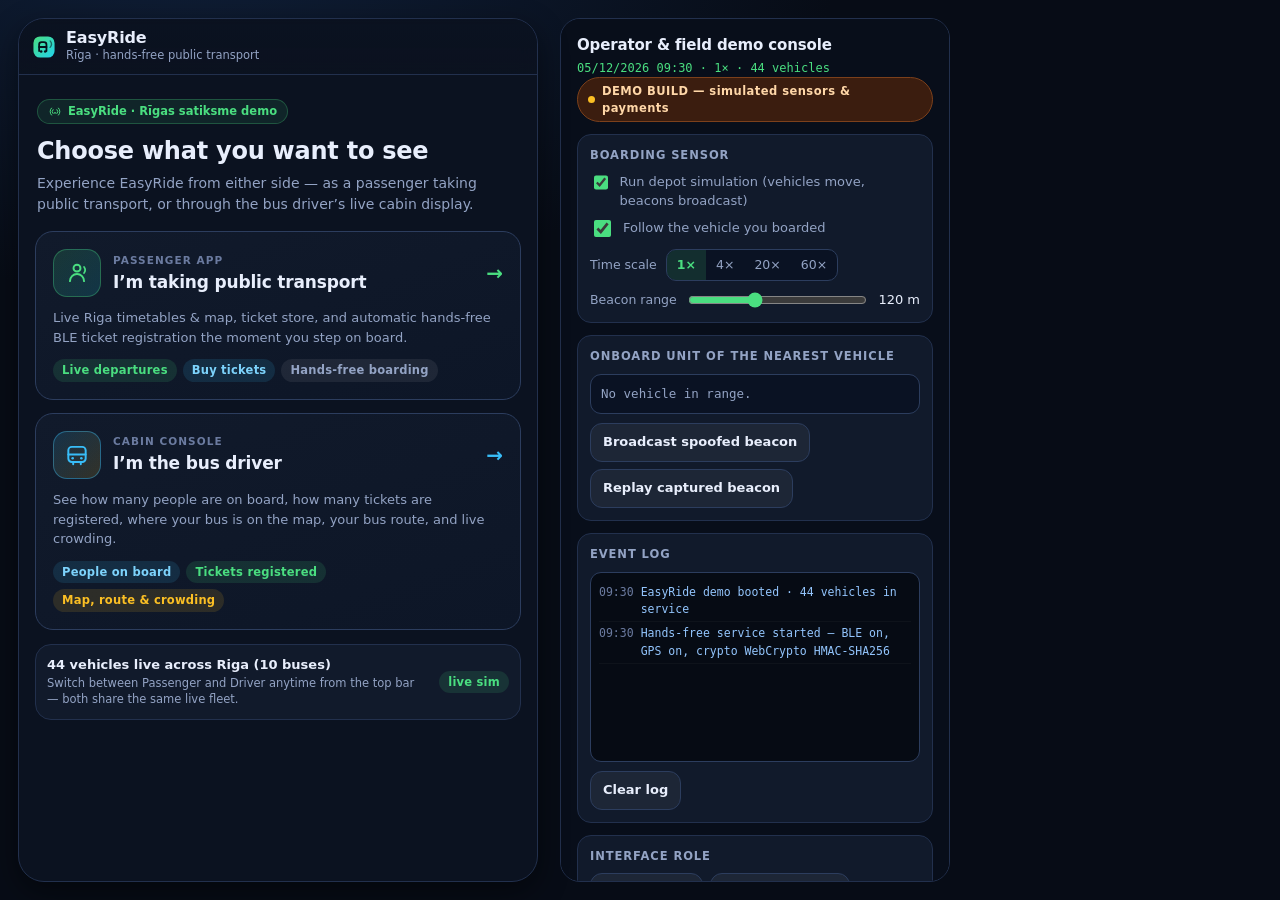
<file: easyride-github-pages/index.html>
<!DOCTYPE html>
<html lang="en">
<head>
<meta charset="utf-8" />
<meta name="viewport" content="width=device-width, initial-scale=1, viewport-fit=cover" />
<title>EasyRide — Riga public transport, hands-free</title>
<meta name="description" content="EasyRide — timetables, live map, hands-free ticket registration and bus driver cabin console for Riga public transport. Demo build." />
<meta name="theme-color" content="#0b1220" />
<meta name="referrer" content="no-referrer" />
<meta http-equiv="Content-Security-Policy" content="default-src 'self'; script-src 'self' 'unsafe-inline'; style-src 'self' 'unsafe-inline'; img-src 'self' data: blob:; media-src 'self' blob:; connect-src 'self'; worker-src 'self'; manifest-src 'self'; object-src 'none'; base-uri 'none'; form-action 'none';" />
<link rel="manifest" href="manifest.webmanifest" />
<link rel="icon" href="assets/icon.svg" type="image/svg+xml" />
<link rel="apple-touch-icon" href="assets/icon.svg" />
<link rel="stylesheet" href="css/app.css?v=4" />
</head>
<body>

<script>
  /* Build stamp. When it changes, any service worker from an older build is unregistered and
     its cache dropped before the new one is installed — otherwise a cache-first worker keeps
     serving stale JavaScript after a deploy and the UI looks frozen. */
  window.__PIETURA_BUILD__ = '2026-10-29.2';
</script>

<div id="demo-badge" class="demo-badge" title="This is a demonstration build. No real payments, no real operator data.">
  <span class="dot"></span> DEMO BUILD — simulated sensors &amp; payments
</div>

<div class="layout">

  <!-- ================= PHONE / APP COLUMN ================= -->
  <main class="app-frame" id="app-frame">
    <header class="app-header" id="app-header">
      <button class="hdr-btn" id="btn-back" aria-label="Back" hidden>
        <svg viewBox="0 0 24 24" width="22" height="22"><path d="M15 5l-7 7 7 7" fill="none" stroke="currentColor" stroke-width="2" stroke-linecap="round" stroke-linejoin="round"/></svg>
      </button>
      <div class="hdr-title">
        <div class="hdr-logo" id="hdr-logo">
          <svg viewBox="0 0 32 32" width="26" height="26" aria-hidden="true">
            <rect x="3" y="3" width="26" height="26" rx="8" fill="url(#g1)"/>
            <path d="M10 21V13a3 3 0 0 1 3-3h3a3 3 0 0 1 3 3v8" fill="none" stroke="#06131c" stroke-width="2.2" stroke-linecap="round"/>
            <path d="M10 16h9" stroke="#06131c" stroke-width="2.2" stroke-linecap="round"/>
            <circle cx="12.5" cy="21.5" r="1.6" fill="#06131c"/><circle cx="17.5" cy="21.5" r="1.6" fill="#06131c"/>
            <path d="M23.5 8.5a6 6 0 0 1 0 8" fill="none" stroke="#06131c" stroke-width="1.6" stroke-linecap="round" opacity=".55"/>
            <defs><linearGradient id="g1" x1="0" y1="0" x2="1" y2="1">
              <stop offset="0" stop-color="#4ade80"/><stop offset="1" stop-color="#22d3ee"/></linearGradient></defs>
          </svg>
        </div>
        <div>
          <h1 id="hdr-title">EasyRide</h1>
          <p class="hdr-sub" id="hdr-sub">Riga · Rīgas satiksme</p>
        </div>
      </div>
      <div class="hdr-actions">
        <button class="role-switch-btn" id="btn-role-switch" title="Switch between Passenger and Bus Driver interface" hidden>⇄ Driver</button>
        <button class="hdr-btn" id="btn-alerts" aria-label="Service alerts">
          <svg viewBox="0 0 24 24" width="22" height="22"><path d="M12 4a5 5 0 0 1 5 5v3.2l1.4 2.3a.8.8 0 0 1-.7 1.2H6.3a.8.8 0 0 1-.7-1.2L7 12.2V9a5 5 0 0 1 5-5Zm0 16a2.2 2.2 0 0 0 2.1-1.6H9.9A2.2 2.2 0 0 0 12 20Z" fill="currentColor"/></svg>
          <span class="hdr-dot" id="alerts-dot" hidden></span>
        </button>
        <button class="hdr-btn" id="btn-ticket-quick" aria-label="Active ticket">
          <svg viewBox="0 0 24 24" width="22" height="22"><path d="M4 8.5A2.5 2.5 0 0 1 6.5 6h11A2.5 2.5 0 0 1 20 8.5v1a2.5 2.5 0 0 0 0 5v1A2.5 2.5 0 0 1 17.5 18h-11A2.5 2.5 0 0 1 4 15.5v-1a2.5 2.5 0 0 0 0-5v-1Z" fill="none" stroke="currentColor" stroke-width="1.7"/><path d="M12 8v8" stroke="currentColor" stroke-width="1.7" stroke-dasharray="2 2"/></svg>
          <span class="hdr-dot ok" id="ticket-dot" hidden></span>
        </button>
      </div>
    </header>

    <div id="screen" class="screen" tabindex="-1"></div>

    <nav class="tabbar" id="tabbar">
      <a href="#/home" data-tab="home"><svg viewBox="0 0 24 24" width="22" height="22"><path d="M4 11 12 4.5 20 11v8.2a.8.8 0 0 1-.8.8h-4.4v-5.6H9.2V20H4.8a.8.8 0 0 1-.8-.8V11Z" fill="none" stroke="currentColor" stroke-width="1.7" stroke-linejoin="round"/></svg><span>Home</span></a>
      <a href="#/routes" data-tab="routes"><svg viewBox="0 0 24 24" width="22" height="22"><path d="M6 19V8.5A4.5 4.5 0 0 1 10.5 4h3A4.5 4.5 0 0 1 18 8.5V19" fill="none" stroke="currentColor" stroke-width="1.7"/><path d="M6 13.5h12" stroke="currentColor" stroke-width="1.7"/><circle cx="9" cy="17" r="1.4" fill="currentColor"/><circle cx="15" cy="17" r="1.4" fill="currentColor"/></svg><span>Routes</span></a>
      <a href="#/map" data-tab="map"><svg viewBox="0 0 24 24" width="22" height="22"><path d="M12 20s6-5.1 6-9.6A6 6 0 0 0 6 10.4C6 14.9 12 20 12 20Z" fill="none" stroke="currentColor" stroke-width="1.7"/><circle cx="12" cy="10.3" r="2.2" fill="none" stroke="currentColor" stroke-width="1.7"/></svg><span>Live map</span></a>
      <a href="#/tickets" data-tab="tickets"><svg viewBox="0 0 24 24" width="22" height="22"><path d="M4 8.5A2.5 2.5 0 0 1 6.5 6h11A2.5 2.5 0 0 1 20 8.5v1a2.5 2.5 0 0 0 0 5v1A2.5 2.5 0 0 1 17.5 18h-11A2.5 2.5 0 0 1 4 15.5v-1a2.5 2.5 0 0 0 0-5v-1Z" fill="none" stroke="currentColor" stroke-width="1.7"/><path d="M12 8v8" stroke="currentColor" stroke-width="1.7" stroke-dasharray="2 2"/></svg><span>Tickets</span></a>
      <a href="#/account" data-tab="account"><svg viewBox="0 0 24 24" width="22" height="22"><circle cx="12" cy="9" r="3.4" fill="none" stroke="currentColor" stroke-width="1.7"/><path d="M5.5 19.5a6.5 6.5 0 0 1 13 0" fill="none" stroke="currentColor" stroke-width="1.7" stroke-linecap="round"/></svg><span>Account</span></a>
    </nav>

    <nav class="tabbar driver-tabs" id="driver-tabbar" hidden>
      <a href="#/driver" data-tab="d-cockpit"><svg viewBox="0 0 24 24" width="22" height="22"><rect x="4" y="4.5" width="16" height="14" rx="3" fill="none" stroke="currentColor" stroke-width="1.7"/><path d="M4 11.5h16M8.5 18.5v2M15.5 18.5v2" stroke="currentColor" stroke-width="1.7" stroke-linecap="round"/><circle cx="8" cy="15" r="1.2" fill="currentColor"/><circle cx="16" cy="15" r="1.2" fill="currentColor"/></svg><span>Cockpit</span></a>
      <a href="#/driver-map" data-tab="d-map"><svg viewBox="0 0 24 24" width="22" height="22"><path d="M12 20s6-5.1 6-9.6A6 6 0 0 0 6 10.4C6 14.9 12 20 12 20Z" fill="none" stroke="currentColor" stroke-width="1.7"/><circle cx="12" cy="10.3" r="2.2" fill="none" stroke="currentColor" stroke-width="1.7"/></svg><span>Live map</span></a>
      <a href="#/driver-route" data-tab="d-route"><svg viewBox="0 0 24 24" width="22" height="22"><circle cx="7" cy="6" r="2.2" fill="none" stroke="currentColor" stroke-width="1.7"/><circle cx="17" cy="18" r="2.2" fill="none" stroke="currentColor" stroke-width="1.7"/><path d="M9.2 6H14a3 3 0 0 1 0 6h-4a3 3 0 0 0 0 6h4.8" fill="none" stroke="currentColor" stroke-width="1.7" stroke-linecap="round"/></svg><span>Our route</span></a>
      <a href="#/driver-tickets" data-tab="d-tickets"><svg viewBox="0 0 24 24" width="22" height="22"><circle cx="9" cy="8.5" r="2.8" fill="none" stroke="currentColor" stroke-width="1.7"/><path d="M3.8 18.5a5.3 5.3 0 0 1 10.4 0" fill="none" stroke="currentColor" stroke-width="1.7" stroke-linecap="round"/><path d="M16 7.5l2 2 3.5-3.5" fill="none" stroke="currentColor" stroke-width="1.7" stroke-linecap="round" stroke-linejoin="round"/></svg><span>Passengers</span></a>
    </nav>

    <div class="sheet-backdrop" id="sheet-backdrop" hidden></div>
    <div class="sheet" id="sheet" hidden role="dialog" aria-modal="true"></div>
  </main>

  <!-- ================= OPERATOR / DEMO CONSOLE ================= -->
  <aside class="console" id="console">
    <header class="console-head">
      <h2>Operator &amp; field demo console</h2>
      <p id="sim-clock">—</p>
    </header>

    <section class="c-block">
      <h3>Boarding sensor</h3>
      <label class="switch">
        <input type="checkbox" id="sim-run" checked />
        <span>Run depot simulation (vehicles move, beacons broadcast)</span>
      </label>
      <label class="switch">
        <input type="checkbox" id="sim-follow" checked />
        <span>Follow the vehicle you boarded</span>
      </label>
      <div class="c-row">
        <span class="c-label">Time scale</span>
        <div class="seg" id="timescale">
          <button data-scale="1" class="on">1×</button><button data-scale="4">4×</button><button data-scale="20">20×</button><button data-scale="60">60×</button>
        </div>
      </div>
      <div class="c-row">
        <span class="c-label">Beacon range</span>
        <input type="range" id="beacon-range" min="40" max="260" step="10" value="120" />
        <output id="beacon-range-out">120 m</output>
      </div>
    </section>

    <section class="c-block">
      <h3>Onboard unit of the nearest vehicle</h3>
      <div id="unit-card" class="unit-card">No vehicle in range.</div>
      <div class="c-btns">
        <button class="btn ghost" id="btn-spoof">Broadcast spoofed beacon</button>
        <button class="btn ghost" id="btn-replay">Replay captured beacon</button>
      </div>
    </section>

    <section class="c-block">
      <h3>Event log</h3>
      <div id="event-log" class="event-log"></div>
      <div class="c-btns"><button class="btn ghost" id="btn-clear-log">Clear log</button></div>
    </section>

    <section class="c-block">
      <h3>Interface role</h3>
      <div class="c-btns">
        <button class="btn ghost" id="c-role-start">Start picker</button>
        <button class="btn ghost" id="c-role-passenger">Passenger view</button>
        <button class="btn ghost" id="c-role-driver">Bus driver view</button>
      </div>
    </section>

    <section class="c-block">
      <h3>Demo shortcuts</h3>
      <div class="c-btns">
        <button class="btn ghost" id="btn-reset">Reset all app data</button>
        <button class="btn ghost" id="btn-crash">Clear wallet (test no-balance path)</button>
      </div>
    </section>

    <footer class="console-foot">
      Sample network data, simulated beacons, demo payments. Real deployment needs operator onboard units and an approved ticketing/PSP integration — see <code>docs/architecture.md</code>.
    </footer>
  </aside>
</div>

<!-- toast host -->
<div id="toasts" class="toasts" aria-live="polite"></div>

<script src="vendor/qrcode-generator.js"></script>
<script src="vendor/jsQR.js"></script>
<!-- Built from the ES modules in js/ with tools/build.sh.
     A classic script (rather than type="module") is used on purpose: sandboxed preview
     iframes and file:// pages block module fetches, which would leave the UI inert. -->
<script src="js/bundle.js?v=4"></script>
<noscript><p style="padding:20px">EasyRide needs JavaScript. Tickets and the live map cannot work without it.</p></noscript>
</body>
</html>
</file>
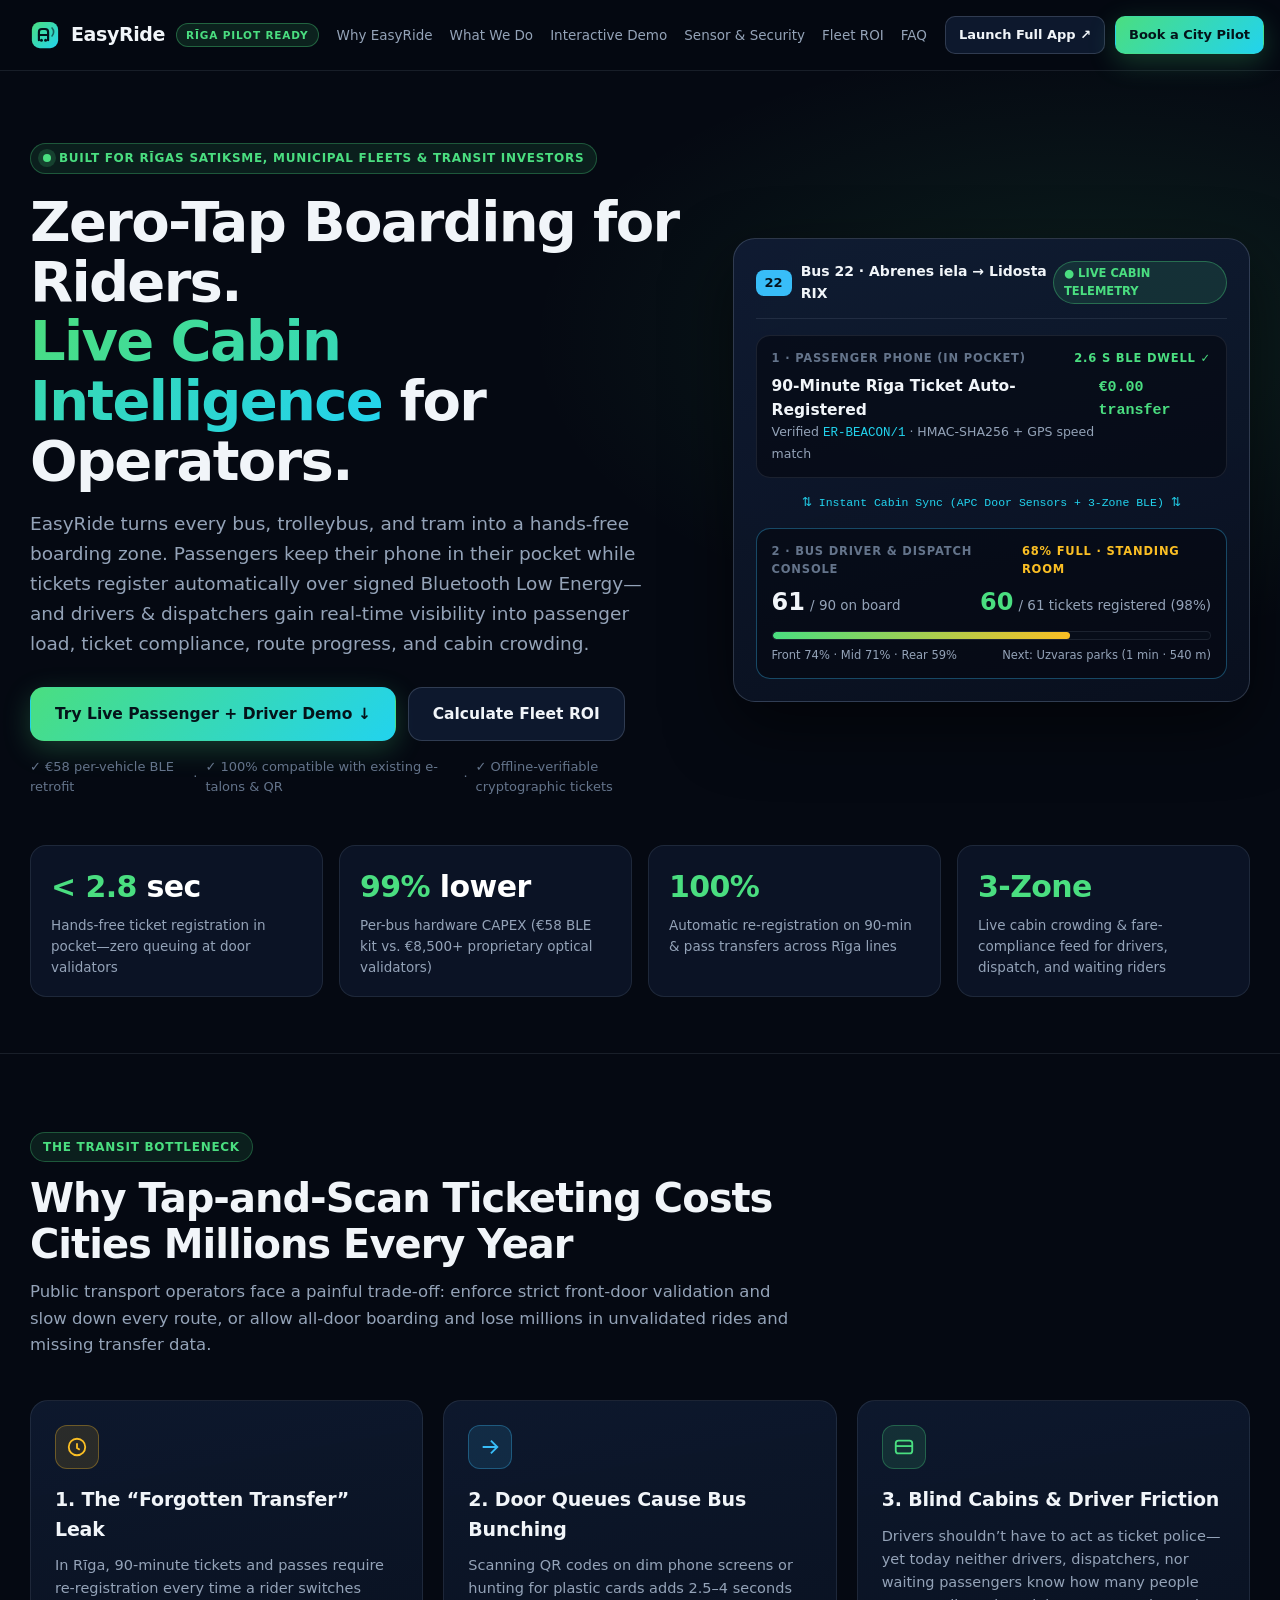
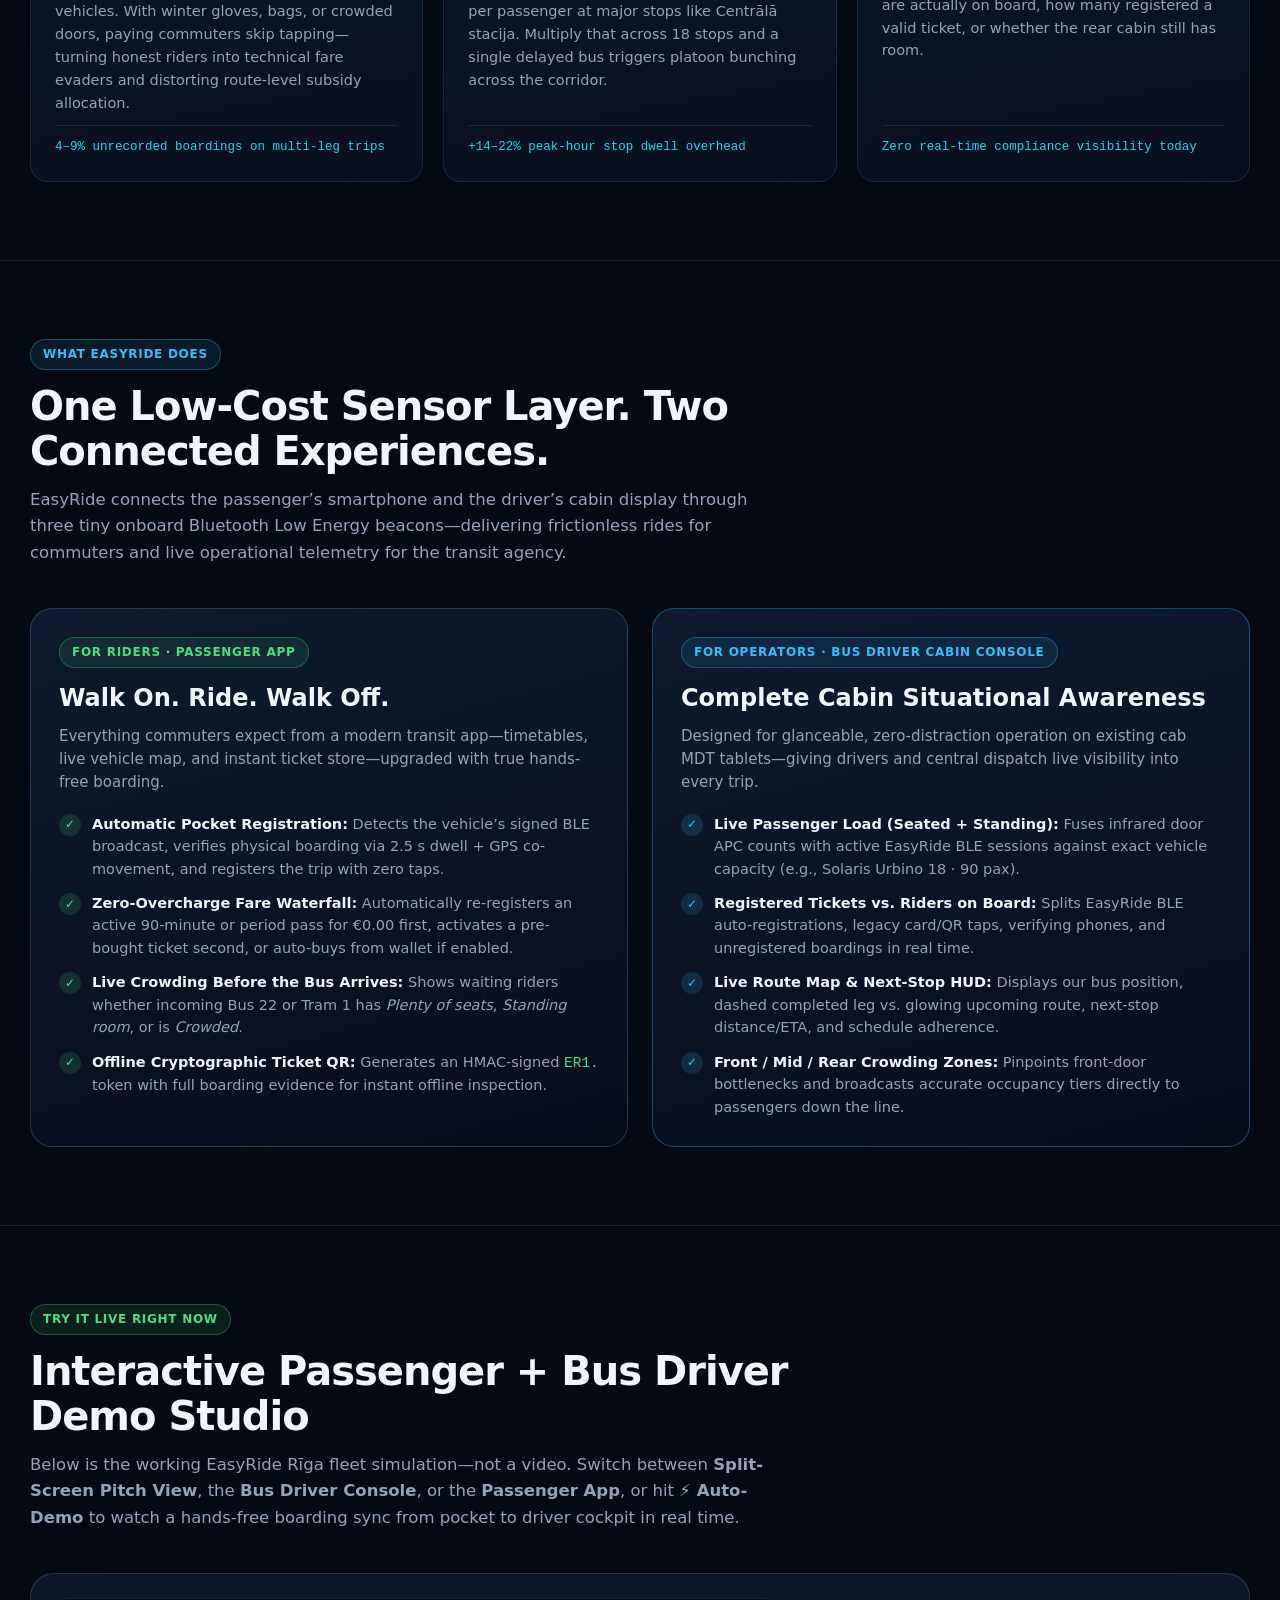
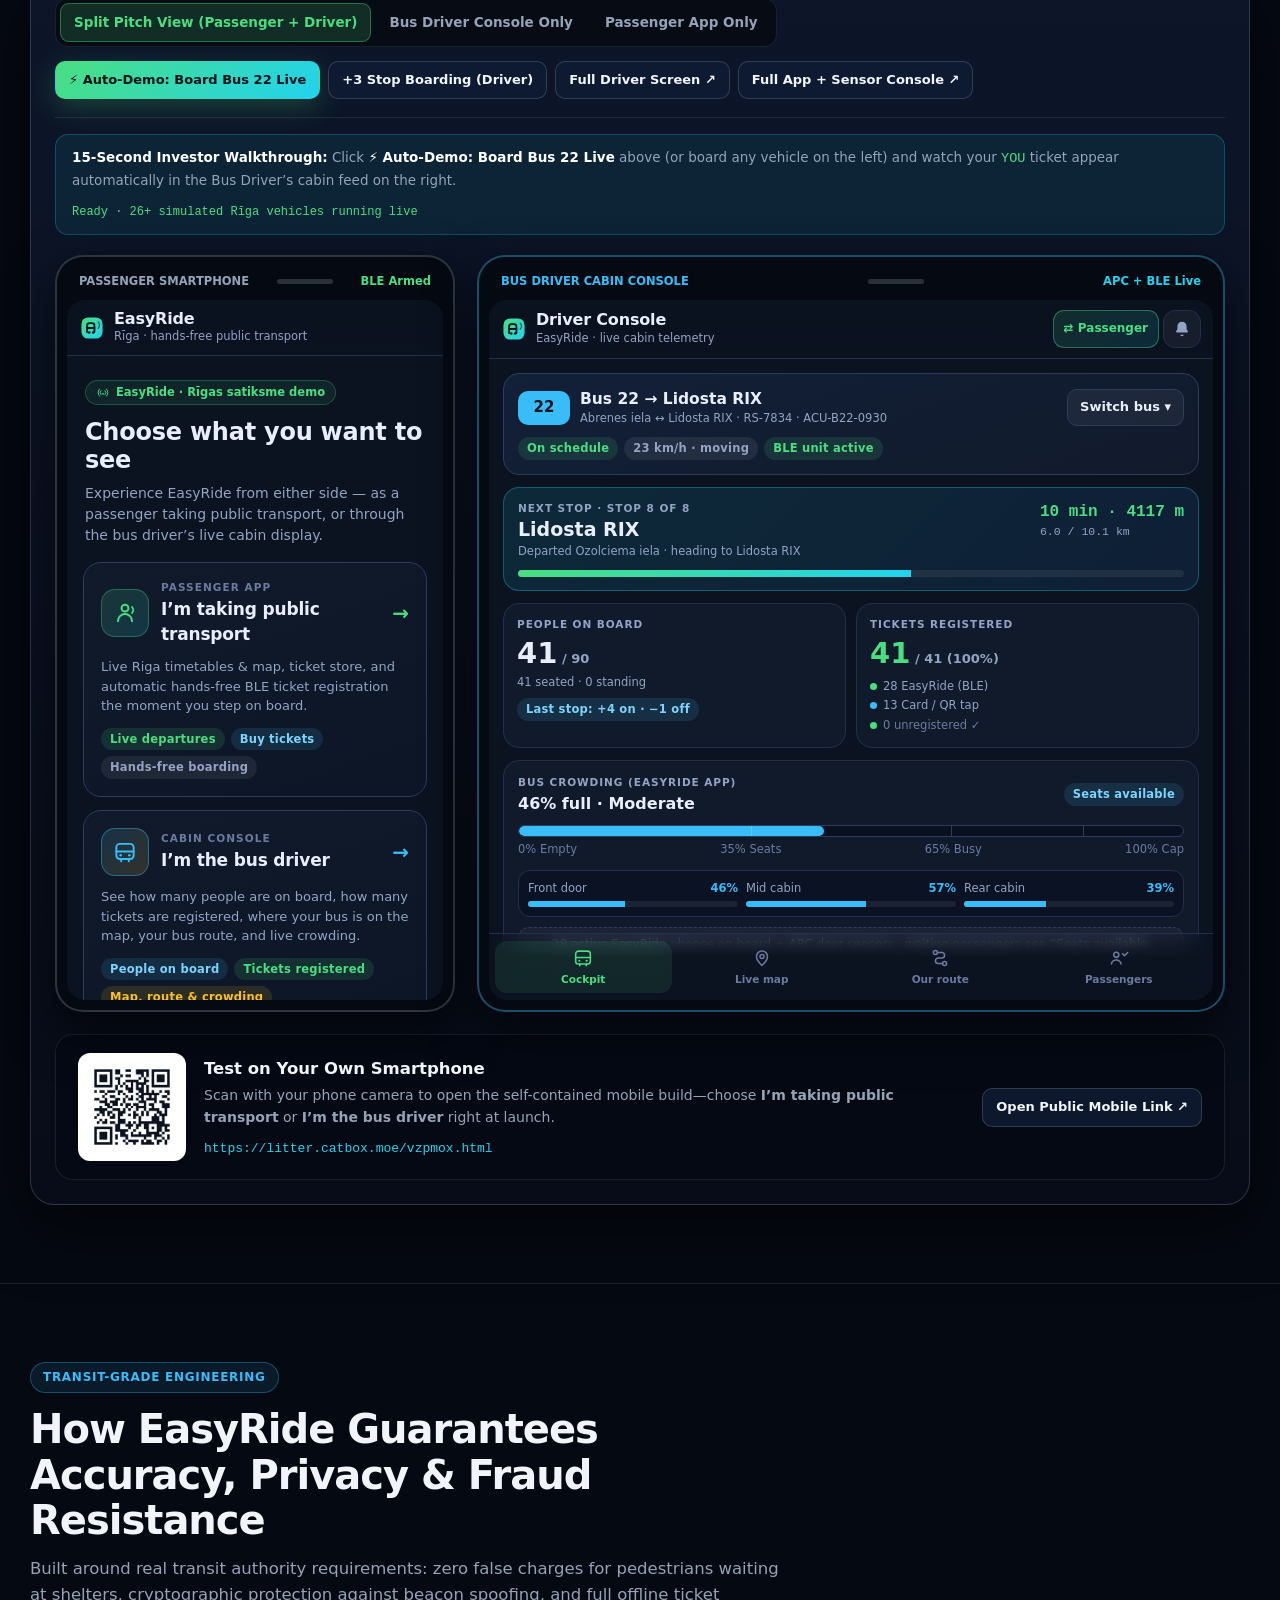
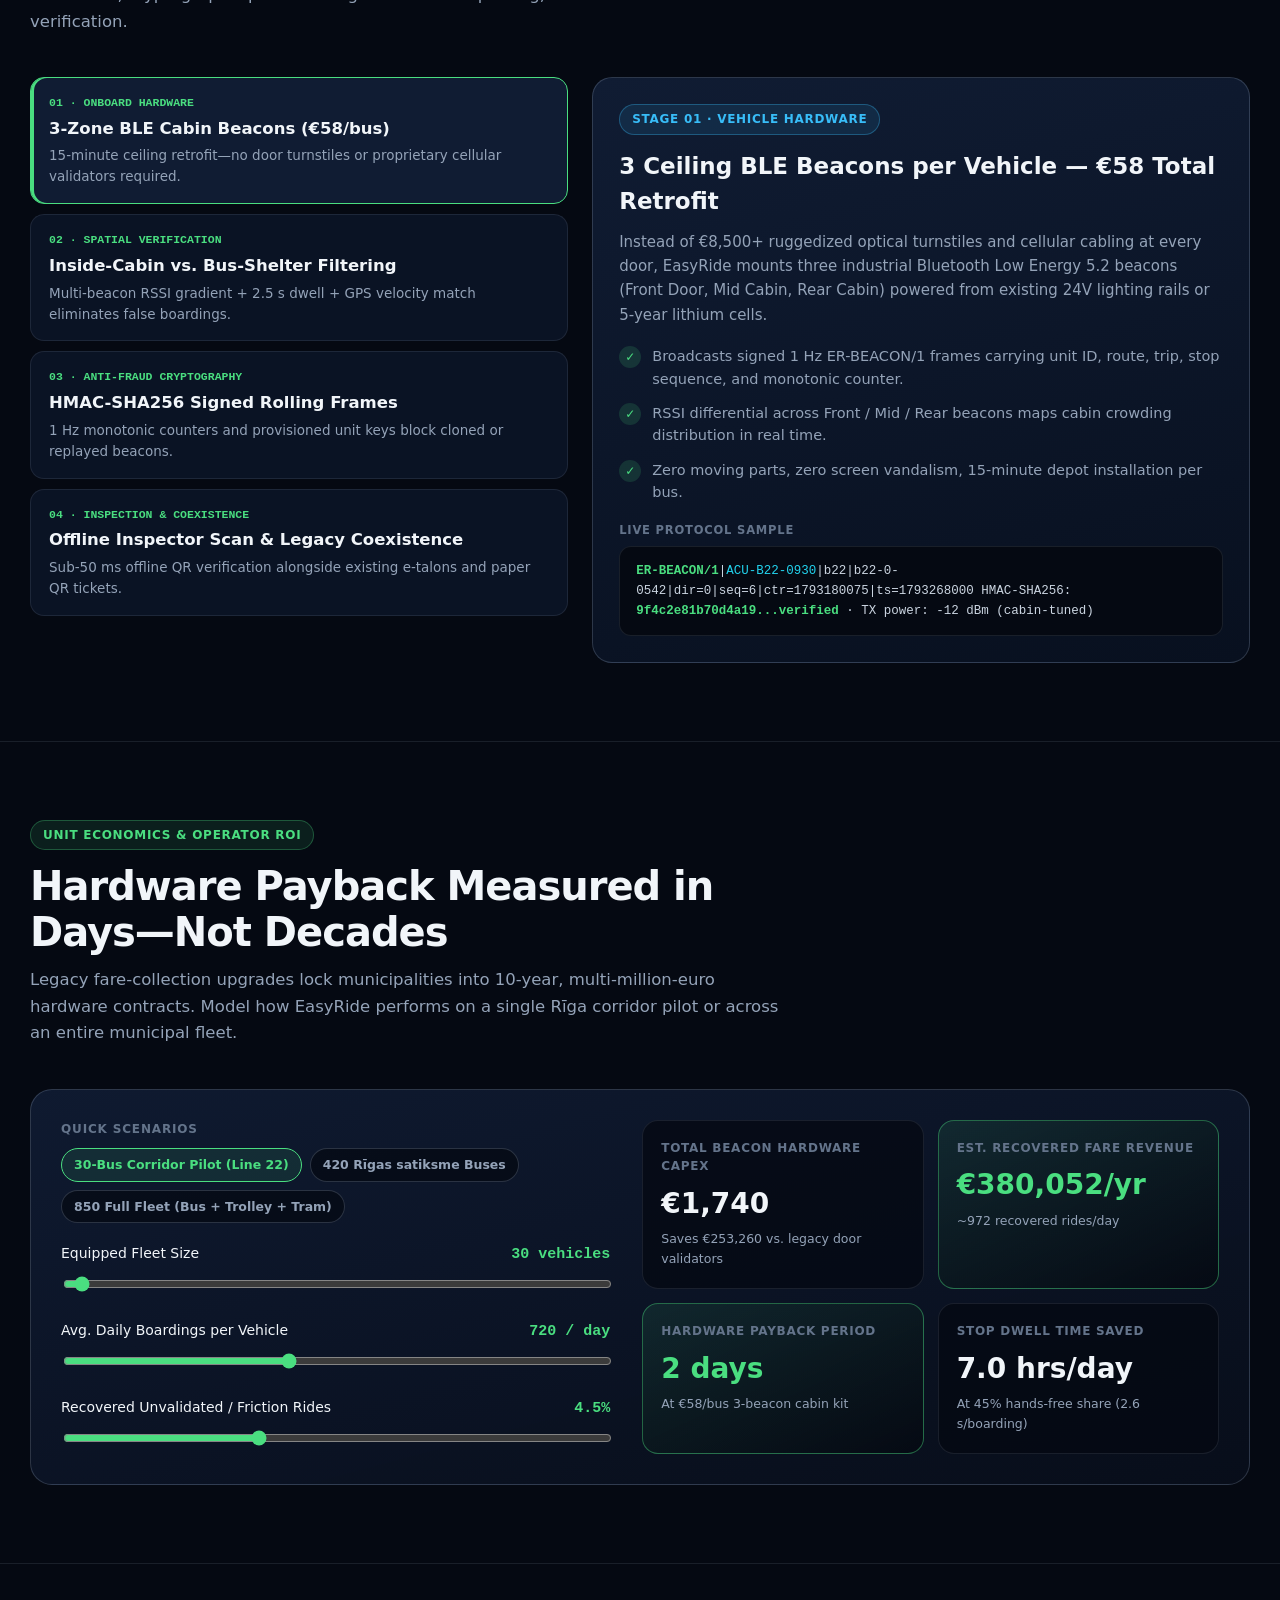
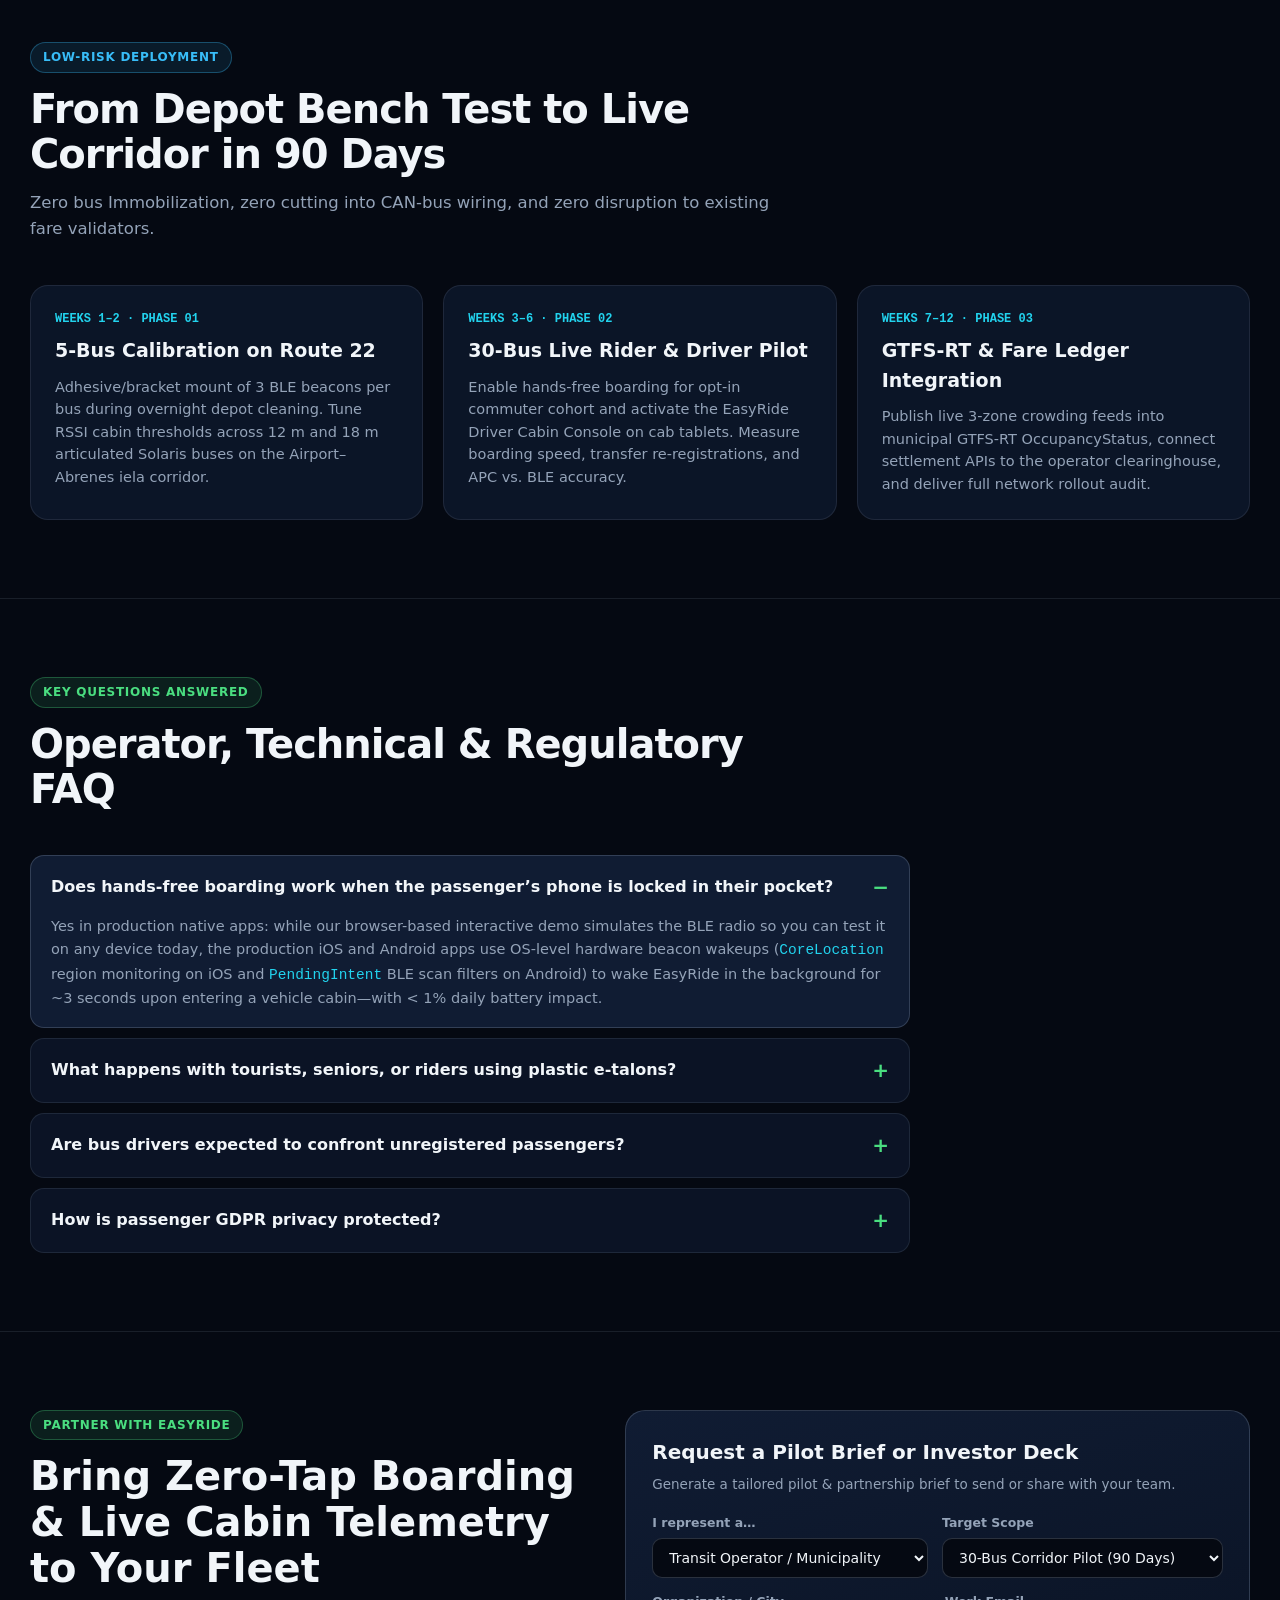
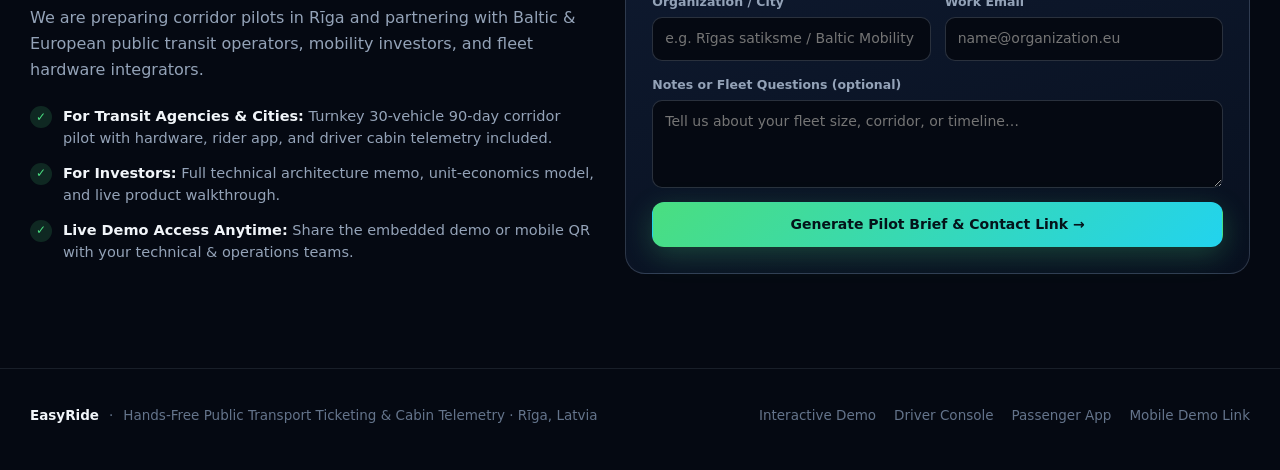
<file: easyride-github-pages/website/index.html>
<!DOCTYPE html>
<html lang="en">
<head>
  <meta charset="utf-8" />
  <meta name="viewport" content="width=device-width, initial-scale=1" />
  <title>EasyRide — Hands-Free Transit Ticketing &amp; Real-Time Cabin Intelligence</title>
  <meta name="description" content="EasyRide replaces door-validator bottlenecks with cryptographically signed BLE hands-free ticketing for passengers and real-time cabin occupancy &amp; compliance telemetry for transit operators." />
  <meta name="theme-color" content="#050912" />
  <meta name="referrer" content="no-referrer" />
  <meta http-equiv="Content-Security-Policy" content="default-src 'self'; script-src 'self' 'unsafe-inline'; style-src 'self' 'unsafe-inline'; img-src 'self' data: blob:; frame-src 'self'; connect-src 'none'; object-src 'none'; base-uri 'none'; form-action 'none';" />
  <link rel="icon" href="../assets/icon.svg" type="image/svg+xml" />
  <link rel="stylesheet" href="css/site.css" />
</head>
<body>

  <!-- ================= STICKY NAVIGATION ================= -->
  <header class="site-nav">
    <div class="container nav-inner">
      <a href="#top" class="brand">
        <svg viewBox="0 0 32 32" width="30" height="30" aria-hidden="true">
          <defs>
            <linearGradient id="brand-g" x1="0" y1="0" x2="1" y2="1">
              <stop offset="0" stop-color="#4ade80"/><stop offset="1" stop-color="#22d3ee"/>
            </linearGradient>
          </defs>
          <rect x="2" y="2" width="28" height="28" rx="8.5" fill="url(#brand-g)"/>
          <path d="M9.5 21.5V12.8a3.2 3.2 0 0 1 3.2-3.2h3.4a3.2 3.2 0 0 1 3.2 3.2v8.7" fill="none" stroke="#04131c" stroke-width="2.3" stroke-linecap="round"/>
          <path d="M9.5 16h9.8" stroke="#04131c" stroke-width="2.2" stroke-linecap="round"/>
          <circle cx="12.2" cy="21.6" r="1.6" fill="#04131c"/><circle cx="16.6" cy="21.6" r="1.6" fill="#04131c"/>
          <path d="M23.5 8.5a6.2 6.2 0 0 1 0 8.5" fill="none" stroke="#04131c" stroke-width="1.7" stroke-linecap="round" opacity=".6"/>
        </svg>
        <span>EasyRide</span>
        <span class="brand-badge">Rīga Pilot Ready</span>
      </a>

      <nav class="nav-links" aria-label="Primary">
        <a href="#problem">Why EasyRide</a>
        <a href="#platform">What We Do</a>
        <a href="#live-demo">Interactive Demo</a>
        <a href="#architecture">Sensor &amp; Security</a>
        <a href="#economics">Fleet ROI</a>
        <a href="#faq">FAQ</a>
      </nav>

      <div class="nav-actions">
        <a class="btn btn-secondary btn-sm" href="../index.html" target="_blank" rel="noopener" id="nav-open-app">Launch Full App ↗</a>
        <a class="btn btn-primary btn-sm" href="#pilot">Book a City Pilot</a>
      </div>
    </div>
  </header>

  <!-- ================= HERO SECTION ================= -->
  <main id="top">
    <section class="hero">
      <div class="container">
        <div class="hero-grid">
          <div>
            <span class="eyebrow">
              <span class="pulse-dot"></span>
              Built for Rīgas satiksme, Municipal Fleets &amp; Transit Investors
            </span>
            <h1>
              Zero-Tap Boarding for Riders.<br />
              <span class="grad-txt">Live Cabin Intelligence</span> for Operators.
            </h1>
            <p class="hero-lead">
              EasyRide turns every bus, trolleybus, and tram into a hands-free boarding zone. Passengers keep their phone in their pocket while tickets register automatically over signed Bluetooth Low Energy—and drivers &amp; dispatchers gain real-time visibility into passenger load, ticket compliance, route progress, and cabin crowding.
            </p>
            <div class="hero-ctas">
              <a class="btn btn-primary btn-lg" href="#live-demo">Try Live Passenger + Driver Demo ↓</a>
              <a class="btn btn-secondary btn-lg" href="#economics">Calculate Fleet ROI</a>
            </div>
            <div class="hero-note">
              <span>✓ €58 per-vehicle BLE retrofit</span>
              <span>·</span>
              <span>✓ 100% compatible with existing e-talons &amp; QR</span>
              <span>·</span>
              <span>✓ Offline-verifiable cryptographic tickets</span>
            </div>
          </div>

          <!-- Live Telemetry Snapshot Visual -->
          <div class="hero-card" aria-label="Live EasyRide Cabin Telemetry Snapshot">
            <div class="hc-header">
              <div class="hc-route-chip">
                <span class="hc-route-num">22</span>
                <span>Bus 22 · Abrenes iela → Lidosta RIX</span>
              </div>
              <span class="hc-live-tag">● LIVE CABIN TELEMETRY</span>
            </div>

            <div class="hc-flow">
              <div class="hc-box">
                <div class="hc-box-top">
                  <span>1 · Passenger Phone (In Pocket)</span>
                  <span style="color:var(--acc)">2.6 s BLE Dwell ✓</span>
                </div>
                <div class="hc-box-main">
                  <div>
                    <div style="font-weight:750;font-size:15.5px">90-Minute Rīga Ticket Auto-Registered</div>
                    <div style="font-size:12.5px;color:var(--txt2)">Verified <code style="color:var(--acc2)">ER-BEACON/1</code> · HMAC-SHA256 + GPS speed match</div>
                  </div>
                  <span style="font-family:var(--mono);font-weight:800;color:var(--acc);font-size:15px">€0.00 transfer</span>
                </div>
              </div>

              <div class="hc-bridge">
                <span>⇅ Instant Cabin Sync (APC Door Sensors + 3-Zone BLE) ⇅</span>
              </div>

              <div class="hc-box" style="border-color:rgba(56,189,248,0.35)">
                <div class="hc-box-top">
                  <span>2 · Bus Driver &amp; Dispatch Console</span>
                  <span style="color:var(--amber)">68% Full · Standing Room</span>
                </div>
                <div class="hc-box-main">
                  <div>
                    <span class="hc-big">61</span>
                    <span style="color:var(--txt2);font-size:13.5px"> / 90 on board</span>
                  </div>
                  <div style="text-align:right">
                    <span class="hc-big" style="color:var(--acc)">60</span>
                    <span style="color:var(--txt2);font-size:13.5px"> / 61 tickets registered (98%)</span>
                  </div>
                </div>
                <div class="hc-meter" aria-hidden="true"><i></i></div>
                <div style="display:flex;justify-content:space-between;font-size:11.5px;color:var(--txt2);margin-top:7px">
                  <span>Front 74% · Mid 71% · Rear 59%</span>
                  <span>Next: Uzvaras parks (1 min · 540 m)</span>
                </div>
              </div>
            </div>
          </div>
        </div>

        <!-- 4 Key Investor / Operator Metrics -->
        <div class="kpi-strip">
          <div class="kpi-card">
            <div class="kpi-val"><span>&lt; 2.8</span> sec</div>
            <div class="kpi-lbl">Hands-free ticket registration in pocket—zero queuing at door validators</div>
          </div>
          <div class="kpi-card">
            <div class="kpi-val"><span>99%</span> lower</div>
            <div class="kpi-lbl">Per-bus hardware CAPEX (€58 BLE kit vs. €8,500+ proprietary optical validators)</div>
          </div>
          <div class="kpi-card">
            <div class="kpi-val"><span>100%</span></div>
            <div class="kpi-lbl">Automatic re-registration on 90-min &amp; pass transfers across Rīga lines</div>
          </div>
          <div class="kpi-card">
            <div class="kpi-val"><span>3-Zone</span></div>
            <div class="kpi-lbl">Live cabin crowding &amp; fare-compliance feed for drivers, dispatch, and waiting riders</div>
          </div>
        </div>
      </div>
    </section>

    <!-- ================= SECTION 1: THE PROBLEM ================= -->
    <section class="sec" id="problem">
      <div class="container">
        <div class="sec-head">
          <span class="eyebrow">The Transit Bottleneck</span>
          <h2>Why Tap-and-Scan Ticketing Costs Cities Millions Every Year</h2>
          <p>
            Public transport operators face a painful trade-off: enforce strict front-door validation and slow down every route, or allow all-door boarding and lose millions in unvalidated rides and missing transfer data.
          </p>
        </div>

        <div class="grid-3">
          <article class="feature-card">
            <div class="fc-ico warn">
              <svg viewBox="0 0 24 24" width="22" height="22" fill="none" stroke="currentColor" stroke-width="2"><path d="M12 8v5l3 2"/><circle cx="12" cy="12" r="9"/></svg>
            </div>
            <h3>1. The “Forgotten Transfer” Leak</h3>
            <p>
              In Rīga, 90-minute tickets and passes require re-registration every time a rider switches vehicles. With winter gloves, bags, or crowded doors, paying commuters skip tapping—turning honest riders into technical fare evaders and distorting route-level subsidy allocation.
            </p>
            <div class="fc-stat">4–9% unrecorded boardings on multi-leg trips</div>
          </article>

          <article class="feature-card">
            <div class="fc-ico blue">
              <svg viewBox="0 0 24 24" width="22" height="22" fill="none" stroke="currentColor" stroke-width="2"><path d="M4 12h16M13 5l7 7-7 7"/></svg>
            </div>
            <h3>2. Door Queues Cause Bus Bunching</h3>
            <p>
              Scanning QR codes on dim phone screens or hunting for plastic cards adds 2.5–4 seconds per passenger at major stops like Centrālā stacija. Multiply that across 18 stops and a single delayed bus triggers platoon bunching across the corridor.
            </p>
            <div class="fc-stat">+14–22% peak-hour stop dwell overhead</div>
          </article>

          <article class="feature-card">
            <div class="fc-ico">
              <svg viewBox="0 0 24 24" width="22" height="22" fill="none" stroke="currentColor" stroke-width="2"><rect x="3" y="5" width="18" height="14" rx="3"/><path d="M3 11h18"/></svg>
            </div>
            <h3>3. Blind Cabins &amp; Driver Friction</h3>
            <p>
              Drivers shouldn’t have to act as ticket police—yet today neither drivers, dispatchers, nor waiting passengers know how many people are actually on board, how many registered a valid ticket, or whether the rear cabin still has room.
            </p>
            <div class="fc-stat">Zero real-time compliance visibility today</div>
          </article>
        </div>
      </div>
    </section>

    <!-- ================= SECTION 2: WHAT WE DO (DUAL PLATFORM) ================= -->
    <section class="sec" id="platform">
      <div class="container">
        <div class="sec-head">
          <span class="eyebrow cyan">What EasyRide Does</span>
          <h2>One Low-Cost Sensor Layer. Two Connected Experiences.</h2>
          <p>
            EasyRide connects the passenger’s smartphone and the driver’s cabin display through three tiny onboard Bluetooth Low Energy beacons—delivering frictionless rides for commuters and live operational telemetry for the transit agency.
          </p>
        </div>

        <div class="dual-grid">
          <!-- Passenger Side -->
          <div class="role-panel">
            <span class="eyebrow">For Riders · Passenger App</span>
            <h3>Walk On. Ride. Walk Off.</h3>
            <p>
              Everything commuters expect from a modern transit app—timetables, live vehicle map, and instant ticket store—upgraded with true hands-free boarding.
            </p>
            <ul class="check-list">
              <li>
                <span class="chk">✓</span>
                <span><b>Automatic Pocket Registration:</b> Detects the vehicle’s signed BLE broadcast, verifies physical boarding via 2.5 s dwell + GPS co-movement, and registers the trip with zero taps.</span>
              </li>
              <li>
                <span class="chk">✓</span>
                <span><b>Zero-Overcharge Fare Waterfall:</b> Automatically re-registers an active 90-minute or period pass for €0.00 first, activates a pre-bought ticket second, or auto-buys from wallet if enabled.</span>
              </li>
              <li>
                <span class="chk">✓</span>
                <span><b>Live Crowding Before the Bus Arrives:</b> Shows waiting riders whether incoming Bus 22 or Tram 1 has <em>Plenty of seats</em>, <em>Standing room</em>, or is <em>Crowded</em>.</span>
              </li>
              <li>
                <span class="chk">✓</span>
                <span><b>Offline Cryptographic Ticket QR:</b> Generates an HMAC-signed <code style="color:var(--acc)">ER1.</code> token with full boarding evidence for instant offline inspection.</span>
              </li>
            </ul>
          </div>

          <!-- Driver & Operator Side -->
          <div class="role-panel driver-side">
            <span class="eyebrow cyan">For Operators · Bus Driver Cabin Console</span>
            <h3>Complete Cabin Situational Awareness</h3>
            <p>
              Designed for glanceable, zero-distraction operation on existing cab MDT tablets—giving drivers and central dispatch live visibility into every trip.
            </p>
            <ul class="check-list">
              <li>
                <span class="chk">✓</span>
                <span><b>Live Passenger Load (Seated + Standing):</b> Fuses infrared door APC counts with active EasyRide BLE sessions against exact vehicle capacity (e.g., Solaris Urbino 18 · 90 pax).</span>
              </li>
              <li>
                <span class="chk">✓</span>
                <span><b>Registered Tickets vs. Riders on Board:</b> Splits EasyRide BLE auto-registrations, legacy card/QR taps, verifying phones, and unregistered boardings in real time.</span>
              </li>
              <li>
                <span class="chk">✓</span>
                <span><b>Live Route Map &amp; Next-Stop HUD:</b> Displays our bus position, dashed completed leg vs. glowing upcoming route, next-stop distance/ETA, and schedule adherence.</span>
              </li>
              <li>
                <span class="chk">✓</span>
                <span><b>Front / Mid / Rear Crowding Zones:</b> Pinpoints front-door bottlenecks and broadcasts accurate occupancy tiers directly to passengers down the line.</span>
              </li>
            </ul>
          </div>
        </div>
      </div>
    </section>

    <!-- ================= SECTION 3: INTERACTIVE LIVE DEMO STUDIO ================= -->
    <section class="sec" id="live-demo">
      <div class="container">
        <div class="sec-head">
          <span class="eyebrow">Try It Live Right Now</span>
          <h2>Interactive Passenger + Bus Driver Demo Studio</h2>
          <p>
            Below is the working EasyRide Rīga fleet simulation—not a video. Switch between <b>Split-Screen Pitch View</b>, the <b>Bus Driver Console</b>, or the <b>Passenger App</b>, or hit <b>⚡ Auto-Demo</b> to watch a hands-free boarding sync from pocket to driver cockpit in real time.
          </p>
        </div>

        <div class="demo-studio">
          <div class="studio-toolbar">
            <div class="mode-tabs" role="tablist" aria-label="Demo view mode">
              <button type="button" class="mode-tab active" data-mode="split">Split Pitch View (Passenger + Driver)</button>
              <button type="button" class="mode-tab" data-mode="driver">Bus Driver Console Only</button>
              <button type="button" class="mode-tab" data-mode="passenger">Passenger App Only</button>
            </div>

            <div class="studio-actions">
              <button type="button" class="btn btn-primary btn-sm" id="btn-auto-board">⚡ Auto-Demo: Board Bus 22 Live</button>
              <button type="button" class="btn btn-secondary btn-sm" id="btn-sim-stop">+3 Stop Boarding (Driver)</button>
              <a class="btn btn-secondary btn-sm" href="../index.html#/driver" target="_blank" rel="noopener" id="btn-full-driver">Full Driver Screen ↗</a>
              <a class="btn btn-secondary btn-sm" href="../index.html#/start" target="_blank" rel="noopener" id="btn-full-app">Full App + Sensor Console ↗</a>
            </div>
          </div>

          <div class="walkthrough-bar">
            <div>
              <b>15-Second Investor Walkthrough:</b> Click <b>⚡ Auto-Demo: Board Bus 22 Live</b> above (or board any vehicle on the left) and watch your <code style="color:var(--acc)">YOU</code> ticket appear automatically in the Bus Driver’s cabin feed on the right.
            </div>
            <div class="wt-status" id="wt-status">Ready · 26+ simulated Rīga vehicles running live</div>
          </div>

          <div class="frames-stage" id="frames-stage">
            <!-- Left: Passenger Smartphone -->
            <div class="device-shell" id="shell-passenger">
              <div class="device-top">
                <span>PASSENGER SMARTPHONE</span>
                <span class="device-pill"></span>
                <span style="color:var(--acc)">BLE Armed</span>
              </div>
              <iframe
                id="frame-passenger"
                class="device-screen"
                title="EasyRide Passenger App Live Demo"
                loading="eager"
              ></iframe>
            </div>

            <!-- Right: Bus Driver Cabin Console -->
            <div class="device-shell cabin-tablet" id="shell-driver">
              <div class="device-top">
                <span style="color:var(--blue)">BUS DRIVER CABIN CONSOLE</span>
                <span class="device-pill"></span>
                <span style="color:var(--acc2)">APC + BLE Live</span>
              </div>
              <iframe
                id="frame-driver"
                class="device-screen"
                title="EasyRide Bus Driver Cabin Console Live Demo"
                loading="eager"
              ></iframe>
            </div>
          </div>

          <!-- Scannable Phone QR Strip -->
          <div class="qr-callout">
            <div class="qr-left">
              <img class="qr-thumb" id="qr-img" src="share/qr-scan.png" alt="QR code to open EasyRide demo on mobile" />
              <div>
                <div style="font-weight:800;font-size:16.5px;margin-bottom:4px">Test on Your Own Smartphone</div>
                <div style="color:var(--txt2);font-size:14px;margin-bottom:6px">
                  Scan with your phone camera to open the self-contained mobile build—choose <b>I’m taking public transport</b> or <b>I’m the bus driver</b> right at launch.
                </div>
                <a class="qr-url" href="https://litter.catbox.moe/vzpmox.html" target="_blank" rel="noopener">https://litter.catbox.moe/vzpmox.html</a>
              </div>
            </div>
            <div style="display:flex;gap:10px;flex-wrap:wrap">
              <a class="btn btn-secondary btn-sm" href="https://litter.catbox.moe/vzpmox.html" target="_blank" rel="noopener">Open Public Mobile Link ↗</a>
            </div>
          </div>
        </div>
      </div>
    </section>

    <!-- ================= SECTION 4: SENSOR & SECURITY ARCHITECTURE ================= -->
    <section class="sec" id="architecture">
      <div class="container">
        <div class="sec-head">
          <span class="eyebrow cyan">Transit-Grade Engineering</span>
          <h2>How EasyRide Guarantees Accuracy, Privacy &amp; Fraud Resistance</h2>
          <p>
            Built around real transit authority requirements: zero false charges for pedestrians waiting at shelters, cryptographic protection against beacon spoofing, and full offline ticket verification.
          </p>
        </div>

        <div class="arch-wrap">
          <div class="arch-steps" role="tablist" aria-label="Architecture stages">
            <button type="button" class="arch-btn active" data-arch="beacons">
              <div class="step-num">01 · ONBOARD HARDWARE</div>
              <h4>3-Zone BLE Cabin Beacons (€58/bus)</h4>
              <p>15-minute ceiling retrofit—no door turnstiles or proprietary cellular validators required.</p>
            </button>
            <button type="button" class="arch-btn" data-arch="filter">
              <div class="step-num">02 · SPATIAL VERIFICATION</div>
              <h4>Inside-Cabin vs. Bus-Shelter Filtering</h4>
              <p>Multi-beacon RSSI gradient + 2.5 s dwell + GPS velocity match eliminates false boardings.</p>
            </button>
            <button type="button" class="arch-btn" data-arch="security">
              <div class="step-num">03 · ANTI-FRAUD CRYPTOGRAPHY</div>
              <h4>HMAC-SHA256 Signed Rolling Frames</h4>
              <p>1 Hz monotonic counters and provisioned unit keys block cloned or replayed beacons.</p>
            </button>
            <button type="button" class="arch-btn" data-arch="offline">
              <div class="step-num">04 · INSPECTION &amp; COEXISTENCE</div>
              <h4>Offline Inspector Scan &amp; Legacy Coexistence</h4>
              <p>Sub-50 ms offline QR verification alongside existing e-talons and paper QR tickets.</p>
            </button>
          </div>

          <div class="arch-detail" id="arch-detail" aria-live="polite"></div>
        </div>
      </div>
    </section>

    <!-- ================= SECTION 5: FLEET ROI & PILOT CALCULATOR ================= -->
    <section class="sec" id="economics">
      <div class="container">
        <div class="sec-head">
          <span class="eyebrow">Unit Economics &amp; Operator ROI</span>
          <h2>Hardware Payback Measured in Days—Not Decades</h2>
          <p>
            Legacy fare-collection upgrades lock municipalities into 10-year, multi-million-euro hardware contracts. Model how EasyRide performs on a single Rīga corridor pilot or across an entire municipal fleet.
          </p>
        </div>

        <div class="roi-box">
          <div>
            <div style="font-size:12px;font-weight:750;text-transform:uppercase;letter-spacing:.07em;color:var(--txt3);margin-bottom:10px">
              Quick Scenarios
            </div>
            <div class="preset-row">
              <button type="button" class="preset-chip active" data-fleet="30" data-boardings="720" data-recovery="4.5">30-Bus Corridor Pilot (Line 22)</button>
              <button type="button" class="preset-chip" data-fleet="420" data-boardings="680" data-recovery="4.5">420 Rīgas satiksme Buses</button>
              <button type="button" class="preset-chip" data-fleet="850" data-boardings="740" data-recovery="5.0">850 Full Fleet (Bus + Trolley + Tram)</button>
            </div>

            <div class="slider-group">
              <div class="slider-head">
                <span>Equipped Fleet Size</span>
                <b id="lbl-fleet">30 vehicles</b>
              </div>
              <input type="range" id="roi-fleet" min="10" max="1000" step="10" value="30" />
            </div>

            <div class="slider-group">
              <div class="slider-head">
                <span>Avg. Daily Boardings per Vehicle</span>
                <b id="lbl-boardings">720 / day</b>
              </div>
              <input type="range" id="roi-boardings" min="250" max="1400" step="10" value="720" />
            </div>

            <div class="slider-group" style="margin-bottom:0">
              <div class="slider-head">
                <span>Recovered Unvalidated / Friction Rides</span>
                <b id="lbl-recovery">4.5%</b>
              </div>
              <input type="range" id="roi-recovery" min="1.5" max="10" step="0.5" value="4.5" />
            </div>
          </div>

          <div class="roi-results">
            <div class="roi-metric">
              <div class="rm-k">Total Beacon Hardware CAPEX</div>
              <div class="rm-v" id="out-capex">€1,740</div>
              <div class="rm-s" id="out-capex-sub">Saves €253,260 vs. legacy door validators</div>
            </div>
            <div class="roi-metric highlight">
              <div class="rm-k">Est. Recovered Fare Revenue</div>
              <div class="rm-v" id="out-rev">€380,256/yr</div>
              <div class="rm-s" id="out-rev-sub">~972 recovered rides/day</div>
            </div>
            <div class="roi-metric highlight">
              <div class="rm-k">Hardware Payback Period</div>
              <div class="rm-v" id="out-payback">2 days</div>
              <div class="rm-s">At €58/bus 3-beacon cabin kit</div>
            </div>
            <div class="roi-metric">
              <div class="rm-k">Stop Dwell Time Saved</div>
              <div class="rm-v" id="out-dwell">7.0 hrs/day</div>
              <div class="rm-s">At 45% hands-free share (2.6 s/boarding)</div>
            </div>
          </div>
        </div>
      </div>
    </section>

    <!-- ================= SECTION 6: 90-DAY CITY PILOT ROADMAP ================= -->
    <section class="sec">
      <div class="container">
        <div class="sec-head">
          <span class="eyebrow cyan">Low-Risk Deployment</span>
          <h2>From Depot Bench Test to Live Corridor in 90 Days</h2>
          <p>
            Zero bus Immobilization, zero cutting into CAN-bus wiring, and zero disruption to existing fare validators.
          </p>
        </div>

        <div class="roadmap-grid">
          <div class="phase-card">
            <div class="phase-tag">WEEKS 1–2 · PHASE 01</div>
            <h3>5-Bus Calibration on Route 22</h3>
            <p>
              Adhesive/bracket mount of 3 BLE beacons per bus during overnight depot cleaning. Tune RSSI cabin thresholds across 12 m and 18 m articulated Solaris buses on the Airport–Abrenes iela corridor.
            </p>
          </div>
          <div class="phase-card">
            <div class="phase-tag">WEEKS 3–6 · PHASE 02</div>
            <h3>30-Bus Live Rider &amp; Driver Pilot</h3>
            <p>
              Enable hands-free boarding for opt-in commuter cohort and activate the EasyRide Driver Cabin Console on cab tablets. Measure boarding speed, transfer re-registrations, and APC vs. BLE accuracy.
            </p>
          </div>
          <div class="phase-card">
            <div class="phase-tag">WEEKS 7–12 · PHASE 03</div>
            <h3>GTFS-RT &amp; Fare Ledger Integration</h3>
            <p>
              Publish live 3-zone crowding feeds into municipal GTFS-RT OccupancyStatus, connect settlement APIs to the operator clearinghouse, and deliver full network rollout audit.
            </p>
          </div>
        </div>
      </div>
    </section>

    <!-- ================= SECTION 7: OPERATOR & INVESTOR FAQ ================= -->
    <section class="sec" id="faq">
      <div class="container">
        <div class="sec-head">
          <span class="eyebrow">Key Questions Answered</span>
          <h2>Operator, Technical &amp; Regulatory FAQ</h2>
        </div>

        <div class="faq-list">
          <details class="faq-item" open>
            <summary>Does hands-free boarding work when the passenger’s phone is locked in their pocket?</summary>
            <p>
              Yes in production native apps: while our browser-based interactive demo simulates the BLE radio so you can test it on any device today, the production iOS and Android apps use OS-level hardware beacon wakeups (<code style="color:var(--acc2)">CoreLocation</code> region monitoring on iOS and <code style="color:var(--acc2)">PendingIntent</code> BLE scan filters on Android) to wake EasyRide in the background for ~3 seconds upon entering a vehicle cabin—with &lt; 1% daily battery impact.
            </p>
          </details>
          <details class="faq-item">
            <summary>What happens with tourists, seniors, or riders using plastic e-talons?</summary>
            <p>
              100% coexistence. Existing contactless card validators and printed QR codes remain active. On the Bus Driver Cabin Console, infrared door counters (APC) measure total physical riders while subtracting both EasyRide BLE registrations and legacy validator taps—giving operators accurate compliance and crowding metrics across <em>all</em> passengers from day one.
            </p>
          </details>
          <details class="faq-item">
            <summary>Are bus drivers expected to confront unregistered passengers?</summary>
            <p>
              Never. EasyRide is explicitly designed for non-confrontational operations: drivers keep eyes on the road while cabin compliance data automatically triggers a polite multilingual cabin speaker chime when needed and routes mobile fare-inspection teams to the exact routes and hours where evasion actually occurs.
            </p>
          </details>
          <details class="faq-item">
            <summary>How is passenger GDPR privacy protected?</summary>
            <p>
              Beacons are transmit-only (one-way broadcast from ceiling to phone)—the bus never scans passenger MAC addresses or tracks bystanders on the street. Location and BLE checks run strictly on the rider’s handset; the operator backend receives only the valid ticket registration event (route, stop, timestamp) required for fare accounting.
            </p>
          </details>
        </div>
      </div>
    </section>

    <!-- ================= SECTION 8: BOOK A PILOT / CONTACT ================= -->
    <section class="sec" id="pilot">
      <div class="container">
        <div class="contact-grid">
          <div>
            <span class="eyebrow">Partner With EasyRide</span>
            <h2 style="font-size:clamp(28px,3.2vw,40px);line-height:1.14;margin:14px 0 14px">
              Bring Zero-Tap Boarding &amp; Live Cabin Telemetry to Your Fleet
            </h2>
            <p style="color:var(--txt2);font-size:16px;line-height:1.62;margin:0 0 22px">
              We are preparing corridor pilots in Rīga and partnering with Baltic &amp; European public transit operators, mobility investors, and fleet hardware integrators.
            </p>

            <ul class="check-list" style="margin-bottom:26px">
              <li><span class="chk">✓</span><span><b>For Transit Agencies &amp; Cities:</b> Turnkey 30-vehicle 90-day corridor pilot with hardware, rider app, and driver cabin telemetry included.</span></li>
              <li><span class="chk">✓</span><span><b>For Investors:</b> Full technical architecture memo, unit-economics model, and live product walkthrough.</span></li>
              <li><span class="chk">✓</span><span><b>Live Demo Access Anytime:</b> Share the embedded demo or mobile QR with your technical &amp; operations teams.</span></li>
            </ul>
          </div>

          <form class="pilot-form" id="pilot-form">
            <h3 style="margin:0 0 6px;font-size:20px">Request a Pilot Brief or Investor Deck</h3>
            <p style="margin:0 0 18px;font-size:13.5px;color:var(--txt2)">
              Generate a tailored pilot &amp; partnership brief to send or share with your team.
            </p>

            <div class="field-row">
              <div class="field">
                <label for="f-role">I represent a…</label>
                <select id="f-role">
                  <option value="Transit Operator / Municipality">Transit Operator / Municipality</option>
                  <option value="Venture / Mobility Investor">Venture / Mobility Investor</option>
                  <option value="Fleet Hardware / AVL Partner">Fleet Hardware / AVL Partner</option>
                  <option value="Research / Press">Research / Press</option>
                </select>
              </div>
              <div class="field">
                <label for="f-scope">Target Scope</label>
                <select id="f-scope">
                  <option value="30-Bus Corridor Pilot (90 Days)">30-Bus Corridor Pilot (90 Days)</option>
                  <option value="Seed / Pre-Seed Investment Deck">Seed / Pre-Seed Investment Deck</option>
                  <option value="Full Municipal Fleet Assessment">Full Municipal Fleet Assessment</option>
                  <option value="Technical Architecture Deep-Dive">Technical Architecture Deep-Dive</option>
                </select>
              </div>
            </div>

            <div class="field-row">
              <div class="field">
                <label for="f-org">Organization / City</label>
                <input id="f-org" type="text" placeholder="e.g. Rīgas satiksme / Baltic Mobility Fund" required />
              </div>
              <div class="field">
                <label for="f-email">Work Email</label>
                <input id="f-email" type="email" placeholder="name@organization.eu" required />
              </div>
            </div>

            <div class="field">
              <label for="f-notes">Notes or Fleet Questions (optional)</label>
              <textarea id="f-notes" rows="3" placeholder="Tell us about your fleet size, corridor, or timeline…"></textarea>
            </div>

            <button type="submit" class="btn btn-primary" style="width:100%">Generate Pilot Brief &amp; Contact Link →</button>

            <div id="brief-output" class="brief-output" hidden></div>
          </form>
        </div>
      </div>
    </section>
  </main>

  <!-- ================= FOOTER ================= -->
  <footer class="site-footer">
    <div class="container footer-inner">
      <div style="display:flex;align-items:center;gap:10px">
        <strong style="color:var(--txt)">EasyRide</strong>
        <span>·</span>
        <span>Hands-Free Public Transport Ticketing &amp; Cabin Telemetry · Rīga, Latvia</span>
      </div>
      <div style="display:flex;gap:18px;flex-wrap:wrap">
        <a href="#live-demo">Interactive Demo</a>
        <a href="../index.html#/driver" target="_blank" rel="noopener">Driver Console</a>
        <a href="../index.html#/start" target="_blank" rel="noopener">Passenger App</a>
        <a href="https://litter.catbox.moe/vzpmox.html" target="_blank" rel="noopener">Mobile Demo Link</a>
      </div>
    </div>
  </footer>

  <script src="js/site.js"></script>
</body>
</html>
</file>
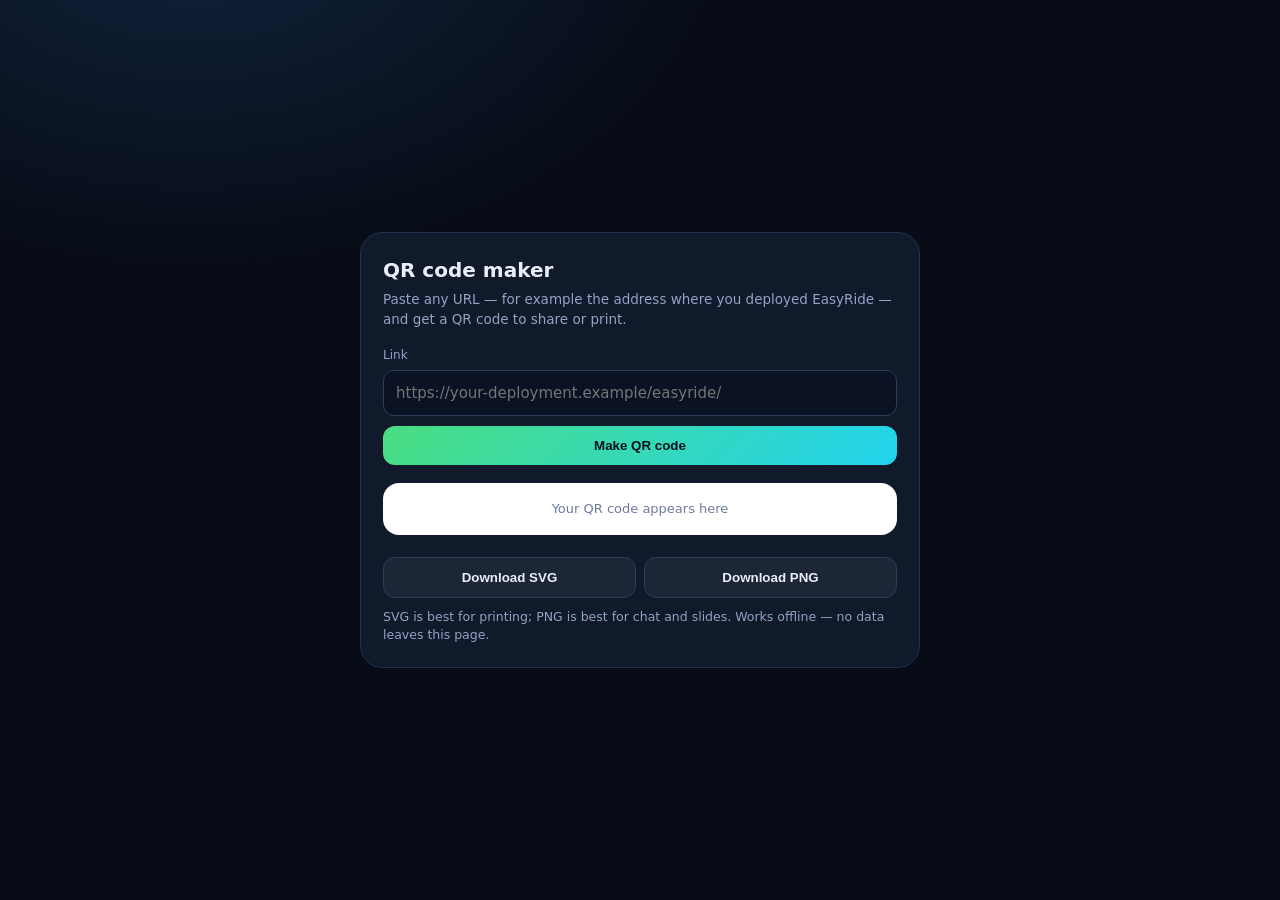
<file: easyride-github-pages/qr-maker.html>
<!DOCTYPE html>
<html lang="en"><head><meta charset="utf-8" />
<meta name="viewport" content="width=device-width, initial-scale=1" />
<title>EasyRide — QR code maker</title>
<style>
  :root{--acc:#4ade80;--acc2:#22d3ee;--bg:#070c16;--panel:#111a2b;--line:#22304d;--txt:#e8eefc;--txt2:#93a3c4}
  *{box-sizing:border-box} body{margin:0;min-height:100vh;display:grid;place-items:center;padding:24px;
    background:radial-gradient(900px 600px at 15% -10%,#12233d 0%,var(--bg) 60%) no-repeat,var(--bg);color:var(--txt);
    font:15px/1.5 system-ui,-apple-system,"Segoe UI",Roboto,sans-serif}
  .wrap{width:min(560px,100%);background:var(--panel);border:1px solid var(--line);border-radius:22px;padding:22px}
  h1{margin:0 0 4px;font-size:20px} p.sub{margin:0 0 16px;color:var(--txt2);font-size:13.5px}
  label{display:block;font-size:12px;color:var(--txt2);margin-bottom:6px}
  input{width:100%;padding:11px 12px;border-radius:11px;border:1px solid #2c3d5e;background:#0a1223;color:var(--txt);font:inherit}
  button{margin-top:10px;width:100%;padding:12px;border:0;border-radius:12px;font-weight:650;cursor:pointer;
    background:linear-gradient(135deg,var(--acc),var(--acc2));color:#06131c}
  .out{margin-top:18px;background:#fff;border-radius:16px;padding:16px;display:grid;place-items:center}
  .out svg{width:min(340px,70vw);height:auto}
  .row{display:flex;gap:8px;margin-top:12px}
  .row button{background:#ffffff0d;color:var(--txt);border:1px solid #2c3d5e;font-weight:550}
  .hint{margin-top:10px;font-size:12.5px;color:var(--txt2)}
</style></head>
<body>
  <div class="wrap">
    <h1>QR code maker</h1>
    <p class="sub">Paste any URL — for example the address where you deployed EasyRide — and get a QR code to share or print.</p>
    <label for="u">Link</label>
    <input id="u" type="url" placeholder="https://your-deployment.example/easyride/" />
    <button id="go">Make QR code</button>
    <div class="out" id="out"><span style="color:#6b7ba0;font-size:13px">Your QR code appears here</span></div>
    <div class="row">
      <button id="svg">Download SVG</button>
      <button id="png">Download PNG</button>
    </div>
    <div class="hint">SVG is best for printing; PNG is best for chat and slides. Works offline — no data leaves this page.</div>
  </div>
<script>//---------------------------------------------------------------------
//
// QR Code Generator for JavaScript
//
// Copyright (c) 2009 Kazuhiko Arase
//
// URL: http://www.d-project.com/
//
// Licensed under the MIT license:
//  http://www.opensource.org/licenses/mit-license.php
//
// The word 'QR Code' is registered trademark of
// DENSO WAVE INCORPORATED
//  http://www.denso-wave.com/qrcode/faqpatent-e.html
//
//---------------------------------------------------------------------

var qrcode = function() {

  //---------------------------------------------------------------------
  // qrcode
  //---------------------------------------------------------------------

  /**
   * qrcode
   * @param typeNumber 1 to 40
   * @param errorCorrectionLevel 'L','M','Q','H'
   */
  var qrcode = function(typeNumber, errorCorrectionLevel) {

    var PAD0 = 0xEC;
    var PAD1 = 0x11;

    var _typeNumber = typeNumber;
    var _errorCorrectionLevel = QRErrorCorrectionLevel[errorCorrectionLevel];
    var _modules = null;
    var _moduleCount = 0;
    var _dataCache = null;
    var _dataList = [];

    var _this = {};

    var makeImpl = function(test, maskPattern) {

      _moduleCount = _typeNumber * 4 + 17;
      _modules = function(moduleCount) {
        var modules = new Array(moduleCount);
        for (var row = 0; row < moduleCount; row += 1) {
          modules[row] = new Array(moduleCount);
          for (var col = 0; col < moduleCount; col += 1) {
            modules[row][col] = null;
          }
        }
        return modules;
      }(_moduleCount);

      setupPositionProbePattern(0, 0);
      setupPositionProbePattern(_moduleCount - 7, 0);
      setupPositionProbePattern(0, _moduleCount - 7);
      setupPositionAdjustPattern();
      setupTimingPattern();
      setupTypeInfo(test, maskPattern);

      if (_typeNumber >= 7) {
        setupTypeNumber(test);
      }

      if (_dataCache == null) {
        _dataCache = createData(_typeNumber, _errorCorrectionLevel, _dataList);
      }

      mapData(_dataCache, maskPattern);
    };

    var setupPositionProbePattern = function(row, col) {

      for (var r = -1; r <= 7; r += 1) {

        if (row + r <= -1 || _moduleCount <= row + r) continue;

        for (var c = -1; c <= 7; c += 1) {

          if (col + c <= -1 || _moduleCount <= col + c) continue;

          if ( (0 <= r && r <= 6 && (c == 0 || c == 6) )
              || (0 <= c && c <= 6 && (r == 0 || r == 6) )
              || (2 <= r && r <= 4 && 2 <= c && c <= 4) ) {
            _modules[row + r][col + c] = true;
          } else {
            _modules[row + r][col + c] = false;
          }
        }
      }
    };

    var getBestMaskPattern = function() {

      var minLostPoint = 0;
      var pattern = 0;

      for (var i = 0; i < 8; i += 1) {

        makeImpl(true, i);

        var lostPoint = QRUtil.getLostPoint(_this);

        if (i == 0 || minLostPoint > lostPoint) {
          minLostPoint = lostPoint;
          pattern = i;
        }
      }

      return pattern;
    };

    var setupTimingPattern = function() {

      for (var r = 8; r < _moduleCount - 8; r += 1) {
        if (_modules[r][6] != null) {
          continue;
        }
        _modules[r][6] = (r % 2 == 0);
      }

      for (var c = 8; c < _moduleCount - 8; c += 1) {
        if (_modules[6][c] != null) {
          continue;
        }
        _modules[6][c] = (c % 2 == 0);
      }
    };

    var setupPositionAdjustPattern = function() {

      var pos = QRUtil.getPatternPosition(_typeNumber);

      for (var i = 0; i < pos.length; i += 1) {

        for (var j = 0; j < pos.length; j += 1) {

          var row = pos[i];
          var col = pos[j];

          if (_modules[row][col] != null) {
            continue;
          }

          for (var r = -2; r <= 2; r += 1) {

            for (var c = -2; c <= 2; c += 1) {

              if (r == -2 || r == 2 || c == -2 || c == 2
                  || (r == 0 && c == 0) ) {
                _modules[row + r][col + c] = true;
              } else {
                _modules[row + r][col + c] = false;
              }
            }
          }
        }
      }
    };

    var setupTypeNumber = function(test) {

      var bits = QRUtil.getBCHTypeNumber(_typeNumber);

      for (var i = 0; i < 18; i += 1) {
        var mod = (!test && ( (bits >> i) & 1) == 1);
        _modules[Math.floor(i / 3)][i % 3 + _moduleCount - 8 - 3] = mod;
      }

      for (var i = 0; i < 18; i += 1) {
        var mod = (!test && ( (bits >> i) & 1) == 1);
        _modules[i % 3 + _moduleCount - 8 - 3][Math.floor(i / 3)] = mod;
      }
    };

    var setupTypeInfo = function(test, maskPattern) {

      var data = (_errorCorrectionLevel << 3) | maskPattern;
      var bits = QRUtil.getBCHTypeInfo(data);

      // vertical
      for (var i = 0; i < 15; i += 1) {

        var mod = (!test && ( (bits >> i) & 1) == 1);

        if (i < 6) {
          _modules[i][8] = mod;
        } else if (i < 8) {
          _modules[i + 1][8] = mod;
        } else {
          _modules[_moduleCount - 15 + i][8] = mod;
        }
      }

      // horizontal
      for (var i = 0; i < 15; i += 1) {

        var mod = (!test && ( (bits >> i) & 1) == 1);

        if (i < 8) {
          _modules[8][_moduleCount - i - 1] = mod;
        } else if (i < 9) {
          _modules[8][15 - i - 1 + 1] = mod;
        } else {
          _modules[8][15 - i - 1] = mod;
        }
      }

      // fixed module
      _modules[_moduleCount - 8][8] = (!test);
    };

    var mapData = function(data, maskPattern) {

      var inc = -1;
      var row = _moduleCount - 1;
      var bitIndex = 7;
      var byteIndex = 0;
      var maskFunc = QRUtil.getMaskFunction(maskPattern);

      for (var col = _moduleCount - 1; col > 0; col -= 2) {

        if (col == 6) col -= 1;

        while (true) {

          for (var c = 0; c < 2; c += 1) {

            if (_modules[row][col - c] == null) {

              var dark = false;

              if (byteIndex < data.length) {
                dark = ( ( (data[byteIndex] >>> bitIndex) & 1) == 1);
              }

              var mask = maskFunc(row, col - c);

              if (mask) {
                dark = !dark;
              }

              _modules[row][col - c] = dark;
              bitIndex -= 1;

              if (bitIndex == -1) {
                byteIndex += 1;
                bitIndex = 7;
              }
            }
          }

          row += inc;

          if (row < 0 || _moduleCount <= row) {
            row -= inc;
            inc = -inc;
            break;
          }
        }
      }
    };

    var createBytes = function(buffer, rsBlocks) {

      var offset = 0;

      var maxDcCount = 0;
      var maxEcCount = 0;

      var dcdata = new Array(rsBlocks.length);
      var ecdata = new Array(rsBlocks.length);

      for (var r = 0; r < rsBlocks.length; r += 1) {

        var dcCount = rsBlocks[r].dataCount;
        var ecCount = rsBlocks[r].totalCount - dcCount;

        maxDcCount = Math.max(maxDcCount, dcCount);
        maxEcCount = Math.max(maxEcCount, ecCount);

        dcdata[r] = new Array(dcCount);

        for (var i = 0; i < dcdata[r].length; i += 1) {
          dcdata[r][i] = 0xff & buffer.getBuffer()[i + offset];
        }
        offset += dcCount;

        var rsPoly = QRUtil.getErrorCorrectPolynomial(ecCount);
        var rawPoly = qrPolynomial(dcdata[r], rsPoly.getLength() - 1);

        var modPoly = rawPoly.mod(rsPoly);
        ecdata[r] = new Array(rsPoly.getLength() - 1);
        for (var i = 0; i < ecdata[r].length; i += 1) {
          var modIndex = i + modPoly.getLength() - ecdata[r].length;
          ecdata[r][i] = (modIndex >= 0)? modPoly.getAt(modIndex) : 0;
        }
      }

      var totalCodeCount = 0;
      for (var i = 0; i < rsBlocks.length; i += 1) {
        totalCodeCount += rsBlocks[i].totalCount;
      }

      var data = new Array(totalCodeCount);
      var index = 0;

      for (var i = 0; i < maxDcCount; i += 1) {
        for (var r = 0; r < rsBlocks.length; r += 1) {
          if (i < dcdata[r].length) {
            data[index] = dcdata[r][i];
            index += 1;
          }
        }
      }

      for (var i = 0; i < maxEcCount; i += 1) {
        for (var r = 0; r < rsBlocks.length; r += 1) {
          if (i < ecdata[r].length) {
            data[index] = ecdata[r][i];
            index += 1;
          }
        }
      }

      return data;
    };

    var createData = function(typeNumber, errorCorrectionLevel, dataList) {

      var rsBlocks = QRRSBlock.getRSBlocks(typeNumber, errorCorrectionLevel);

      var buffer = qrBitBuffer();

      for (var i = 0; i < dataList.length; i += 1) {
        var data = dataList[i];
        buffer.put(data.getMode(), 4);
        buffer.put(data.getLength(), QRUtil.getLengthInBits(data.getMode(), typeNumber) );
        data.write(buffer);
      }

      // calc num max data.
      var totalDataCount = 0;
      for (var i = 0; i < rsBlocks.length; i += 1) {
        totalDataCount += rsBlocks[i].dataCount;
      }

      if (buffer.getLengthInBits() > totalDataCount * 8) {
        throw 'code length overflow. ('
          + buffer.getLengthInBits()
          + '>'
          + totalDataCount * 8
          + ')';
      }

      // end code
      if (buffer.getLengthInBits() + 4 <= totalDataCount * 8) {
        buffer.put(0, 4);
      }

      // padding
      while (buffer.getLengthInBits() % 8 != 0) {
        buffer.putBit(false);
      }

      // padding
      while (true) {

        if (buffer.getLengthInBits() >= totalDataCount * 8) {
          break;
        }
        buffer.put(PAD0, 8);

        if (buffer.getLengthInBits() >= totalDataCount * 8) {
          break;
        }
        buffer.put(PAD1, 8);
      }

      return createBytes(buffer, rsBlocks);
    };

    _this.addData = function(data, mode) {

      mode = mode || 'Byte';

      var newData = null;

      switch(mode) {
      case 'Numeric' :
        newData = qrNumber(data);
        break;
      case 'Alphanumeric' :
        newData = qrAlphaNum(data);
        break;
      case 'Byte' :
        newData = qr8BitByte(data);
        break;
      case 'Kanji' :
        newData = qrKanji(data);
        break;
      default :
        throw 'mode:' + mode;
      }

      _dataList.push(newData);
      _dataCache = null;
    };

    _this.isDark = function(row, col) {
      if (row < 0 || _moduleCount <= row || col < 0 || _moduleCount <= col) {
        throw row + ',' + col;
      }
      return _modules[row][col];
    };

    _this.getModuleCount = function() {
      return _moduleCount;
    };

    _this.make = function() {
      if (_typeNumber < 1) {
        var typeNumber = 1;

        for (; typeNumber < 40; typeNumber++) {
          var rsBlocks = QRRSBlock.getRSBlocks(typeNumber, _errorCorrectionLevel);
          var buffer = qrBitBuffer();

          for (var i = 0; i < _dataList.length; i++) {
            var data = _dataList[i];
            buffer.put(data.getMode(), 4);
            buffer.put(data.getLength(), QRUtil.getLengthInBits(data.getMode(), typeNumber) );
            data.write(buffer);
          }

          var totalDataCount = 0;
          for (var i = 0; i < rsBlocks.length; i++) {
            totalDataCount += rsBlocks[i].dataCount;
          }

          if (buffer.getLengthInBits() <= totalDataCount * 8) {
            break;
          }
        }

        _typeNumber = typeNumber;
      }

      makeImpl(false, getBestMaskPattern() );
    };

    _this.createTableTag = function(cellSize, margin) {

      cellSize = cellSize || 2;
      margin = (typeof margin == 'undefined')? cellSize * 4 : margin;

      var qrHtml = '';

      qrHtml += '<table style="';
      qrHtml += ' border-width: 0px; border-style: none;';
      qrHtml += ' border-collapse: collapse;';
      qrHtml += ' padding: 0px; margin: ' + margin + 'px;';
      qrHtml += '">';
      qrHtml += '<tbody>';

      for (var r = 0; r < _this.getModuleCount(); r += 1) {

        qrHtml += '<tr>';

        for (var c = 0; c < _this.getModuleCount(); c += 1) {
          qrHtml += '<td style="';
          qrHtml += ' border-width: 0px; border-style: none;';
          qrHtml += ' border-collapse: collapse;';
          qrHtml += ' padding: 0px; margin: 0px;';
          qrHtml += ' width: ' + cellSize + 'px;';
          qrHtml += ' height: ' + cellSize + 'px;';
          qrHtml += ' background-color: ';
          qrHtml += _this.isDark(r, c)? '#000000' : '#ffffff';
          qrHtml += ';';
          qrHtml += '"/>';
        }

        qrHtml += '</tr>';
      }

      qrHtml += '</tbody>';
      qrHtml += '</table>';

      return qrHtml;
    };

    _this.createSvgTag = function(cellSize, margin, alt, title) {

      var opts = {};
      if (typeof arguments[0] == 'object') {
        // Called by options.
        opts = arguments[0];
        // overwrite cellSize and margin.
        cellSize = opts.cellSize;
        margin = opts.margin;
        alt = opts.alt;
        title = opts.title;
      }

      cellSize = cellSize || 2;
      margin = (typeof margin == 'undefined')? cellSize * 4 : margin;

      // Compose alt property surrogate
      alt = (typeof alt === 'string') ? {text: alt} : alt || {};
      alt.text = alt.text || null;
      alt.id = (alt.text) ? alt.id || 'qrcode-description' : null;

      // Compose title property surrogate
      title = (typeof title === 'string') ? {text: title} : title || {};
      title.text = title.text || null;
      title.id = (title.text) ? title.id || 'qrcode-title' : null;

      var size = _this.getModuleCount() * cellSize + margin * 2;
      var c, mc, r, mr, qrSvg='', rect;

      rect = 'l' + cellSize + ',0 0,' + cellSize +
        ' -' + cellSize + ',0 0,-' + cellSize + 'z ';

      qrSvg += '<svg version="1.1" xmlns="http://www.w3.org/2000/svg"';
      qrSvg += !opts.scalable ? ' width="' + size + 'px" height="' + size + 'px"' : '';
      qrSvg += ' viewBox="0 0 ' + size + ' ' + size + '" ';
      qrSvg += ' preserveAspectRatio="xMinYMin meet"';
      qrSvg += (title.text || alt.text) ? ' role="img" aria-labelledby="' +
          escapeXml([title.id, alt.id].join(' ').trim() ) + '"' : '';
      qrSvg += '>';
      qrSvg += (title.text) ? '<title id="' + escapeXml(title.id) + '">' +
          escapeXml(title.text) + '</title>' : '';
      qrSvg += (alt.text) ? '<description id="' + escapeXml(alt.id) + '">' +
          escapeXml(alt.text) + '</description>' : '';
      qrSvg += '<rect width="100%" height="100%" fill="white" cx="0" cy="0"/>';
      qrSvg += '<path d="';

      for (r = 0; r < _this.getModuleCount(); r += 1) {
        mr = r * cellSize + margin;
        for (c = 0; c < _this.getModuleCount(); c += 1) {
          if (_this.isDark(r, c) ) {
            mc = c*cellSize+margin;
            qrSvg += 'M' + mc + ',' + mr + rect;
          }
        }
      }

      qrSvg += '" stroke="transparent" fill="black"/>';
      qrSvg += '</svg>';

      return qrSvg;
    };

    _this.createDataURL = function(cellSize, margin) {

      cellSize = cellSize || 2;
      margin = (typeof margin == 'undefined')? cellSize * 4 : margin;

      var size = _this.getModuleCount() * cellSize + margin * 2;
      var min = margin;
      var max = size - margin;

      return createDataURL(size, size, function(x, y) {
        if (min <= x && x < max && min <= y && y < max) {
          var c = Math.floor( (x - min) / cellSize);
          var r = Math.floor( (y - min) / cellSize);
          return _this.isDark(r, c)? 0 : 1;
        } else {
          return 1;
        }
      } );
    };

    _this.createImgTag = function(cellSize, margin, alt) {

      cellSize = cellSize || 2;
      margin = (typeof margin == 'undefined')? cellSize * 4 : margin;

      var size = _this.getModuleCount() * cellSize + margin * 2;

      var img = '';
      img += '<img';
      img += '\u0020src="';
      img += _this.createDataURL(cellSize, margin);
      img += '"';
      img += '\u0020width="';
      img += size;
      img += '"';
      img += '\u0020height="';
      img += size;
      img += '"';
      if (alt) {
        img += '\u0020alt="';
        img += escapeXml(alt);
        img += '"';
      }
      img += '/>';

      return img;
    };

    var escapeXml = function(s) {
      var escaped = '';
      for (var i = 0; i < s.length; i += 1) {
        var c = s.charAt(i);
        switch(c) {
        case '<': escaped += '&lt;'; break;
        case '>': escaped += '&gt;'; break;
        case '&': escaped += '&amp;'; break;
        case '"': escaped += '&quot;'; break;
        default : escaped += c; break;
        }
      }
      return escaped;
    };

    var _createHalfASCII = function(margin) {
      var cellSize = 1;
      margin = (typeof margin == 'undefined')? cellSize * 2 : margin;

      var size = _this.getModuleCount() * cellSize + margin * 2;
      var min = margin;
      var max = size - margin;

      var y, x, r1, r2, p;

      var blocks = {
        '██': '█',
        '█ ': '▀',
        ' █': '▄',
        '  ': ' '
      };

      var blocksLastLineNoMargin = {
        '██': '▀',
        '█ ': '▀',
        ' █': ' ',
        '  ': ' '
      };

      var ascii = '';
      for (y = 0; y < size; y += 2) {
        r1 = Math.floor((y - min) / cellSize);
        r2 = Math.floor((y + 1 - min) / cellSize);
        for (x = 0; x < size; x += 1) {
          p = '█';

          if (min <= x && x < max && min <= y && y < max && _this.isDark(r1, Math.floor((x - min) / cellSize))) {
            p = ' ';
          }

          if (min <= x && x < max && min <= y+1 && y+1 < max && _this.isDark(r2, Math.floor((x - min) / cellSize))) {
            p += ' ';
          }
          else {
            p += '█';
          }

          // Output 2 characters per pixel, to create full square. 1 character per pixels gives only half width of square.
          ascii += (margin < 1 && y+1 >= max) ? blocksLastLineNoMargin[p] : blocks[p];
        }

        ascii += '\n';
      }

      if (size % 2 && margin > 0) {
        return ascii.substring(0, ascii.length - size - 1) + Array(size+1).join('▀');
      }

      return ascii.substring(0, ascii.length-1);
    };

    _this.createASCII = function(cellSize, margin) {
      cellSize = cellSize || 1;

      if (cellSize < 2) {
        return _createHalfASCII(margin);
      }

      cellSize -= 1;
      margin = (typeof margin == 'undefined')? cellSize * 2 : margin;

      var size = _this.getModuleCount() * cellSize + margin * 2;
      var min = margin;
      var max = size - margin;

      var y, x, r, p;

      var white = Array(cellSize+1).join('██');
      var black = Array(cellSize+1).join('  ');

      var ascii = '';
      var line = '';
      for (y = 0; y < size; y += 1) {
        r = Math.floor( (y - min) / cellSize);
        line = '';
        for (x = 0; x < size; x += 1) {
          p = 1;

          if (min <= x && x < max && min <= y && y < max && _this.isDark(r, Math.floor((x - min) / cellSize))) {
            p = 0;
          }

          // Output 2 characters per pixel, to create full square. 1 character per pixels gives only half width of square.
          line += p ? white : black;
        }

        for (r = 0; r < cellSize; r += 1) {
          ascii += line + '\n';
        }
      }

      return ascii.substring(0, ascii.length-1);
    };

    _this.renderTo2dContext = function(context, cellSize) {
      cellSize = cellSize || 2;
      var length = _this.getModuleCount();
      for (var row = 0; row < length; row++) {
        for (var col = 0; col < length; col++) {
          context.fillStyle = _this.isDark(row, col) ? 'black' : 'white';
          context.fillRect(row * cellSize, col * cellSize, cellSize, cellSize);
        }
      }
    }

    return _this;
  };

  //---------------------------------------------------------------------
  // qrcode.stringToBytes
  //---------------------------------------------------------------------

  qrcode.stringToBytesFuncs = {
    'default' : function(s) {
      var bytes = [];
      for (var i = 0; i < s.length; i += 1) {
        var c = s.charCodeAt(i);
        bytes.push(c & 0xff);
      }
      return bytes;
    }
  };

  qrcode.stringToBytes = qrcode.stringToBytesFuncs['default'];

  //---------------------------------------------------------------------
  // qrcode.createStringToBytes
  //---------------------------------------------------------------------

  /**
   * @param unicodeData base64 string of byte array.
   * [16bit Unicode],[16bit Bytes], ...
   * @param numChars
   */
  qrcode.createStringToBytes = function(unicodeData, numChars) {

    // create conversion map.

    var unicodeMap = function() {

      var bin = base64DecodeInputStream(unicodeData);
      var read = function() {
        var b = bin.read();
        if (b == -1) throw 'eof';
        return b;
      };

      var count = 0;
      var unicodeMap = {};
      while (true) {
        var b0 = bin.read();
        if (b0 == -1) break;
        var b1 = read();
        var b2 = read();
        var b3 = read();
        var k = String.fromCharCode( (b0 << 8) | b1);
        var v = (b2 << 8) | b3;
        unicodeMap[k] = v;
        count += 1;
      }
      if (count != numChars) {
        throw count + ' != ' + numChars;
      }

      return unicodeMap;
    }();

    var unknownChar = '?'.charCodeAt(0);

    return function(s) {
      var bytes = [];
      for (var i = 0; i < s.length; i += 1) {
        var c = s.charCodeAt(i);
        if (c < 128) {
          bytes.push(c);
        } else {
          var b = unicodeMap[s.charAt(i)];
          if (typeof b == 'number') {
            if ( (b & 0xff) == b) {
              // 1byte
              bytes.push(b);
            } else {
              // 2bytes
              bytes.push(b >>> 8);
              bytes.push(b & 0xff);
            }
          } else {
            bytes.push(unknownChar);
          }
        }
      }
      return bytes;
    };
  };

  //---------------------------------------------------------------------
  // QRMode
  //---------------------------------------------------------------------

  var QRMode = {
    MODE_NUMBER :    1 << 0,
    MODE_ALPHA_NUM : 1 << 1,
    MODE_8BIT_BYTE : 1 << 2,
    MODE_KANJI :     1 << 3
  };

  //---------------------------------------------------------------------
  // QRErrorCorrectionLevel
  //---------------------------------------------------------------------

  var QRErrorCorrectionLevel = {
    L : 1,
    M : 0,
    Q : 3,
    H : 2
  };

  //---------------------------------------------------------------------
  // QRMaskPattern
  //---------------------------------------------------------------------

  var QRMaskPattern = {
    PATTERN000 : 0,
    PATTERN001 : 1,
    PATTERN010 : 2,
    PATTERN011 : 3,
    PATTERN100 : 4,
    PATTERN101 : 5,
    PATTERN110 : 6,
    PATTERN111 : 7
  };

  //---------------------------------------------------------------------
  // QRUtil
  //---------------------------------------------------------------------

  var QRUtil = function() {

    var PATTERN_POSITION_TABLE = [
      [],
      [6, 18],
      [6, 22],
      [6, 26],
      [6, 30],
      [6, 34],
      [6, 22, 38],
      [6, 24, 42],
      [6, 26, 46],
      [6, 28, 50],
      [6, 30, 54],
      [6, 32, 58],
      [6, 34, 62],
      [6, 26, 46, 66],
      [6, 26, 48, 70],
      [6, 26, 50, 74],
      [6, 30, 54, 78],
      [6, 30, 56, 82],
      [6, 30, 58, 86],
      [6, 34, 62, 90],
      [6, 28, 50, 72, 94],
      [6, 26, 50, 74, 98],
      [6, 30, 54, 78, 102],
      [6, 28, 54, 80, 106],
      [6, 32, 58, 84, 110],
      [6, 30, 58, 86, 114],
      [6, 34, 62, 90, 118],
      [6, 26, 50, 74, 98, 122],
      [6, 30, 54, 78, 102, 126],
      [6, 26, 52, 78, 104, 130],
      [6, 30, 56, 82, 108, 134],
      [6, 34, 60, 86, 112, 138],
      [6, 30, 58, 86, 114, 142],
      [6, 34, 62, 90, 118, 146],
      [6, 30, 54, 78, 102, 126, 150],
      [6, 24, 50, 76, 102, 128, 154],
      [6, 28, 54, 80, 106, 132, 158],
      [6, 32, 58, 84, 110, 136, 162],
      [6, 26, 54, 82, 110, 138, 166],
      [6, 30, 58, 86, 114, 142, 170]
    ];
    var G15 = (1 << 10) | (1 << 8) | (1 << 5) | (1 << 4) | (1 << 2) | (1 << 1) | (1 << 0);
    var G18 = (1 << 12) | (1 << 11) | (1 << 10) | (1 << 9) | (1 << 8) | (1 << 5) | (1 << 2) | (1 << 0);
    var G15_MASK = (1 << 14) | (1 << 12) | (1 << 10) | (1 << 4) | (1 << 1);

    var _this = {};

    var getBCHDigit = function(data) {
      var digit = 0;
      while (data != 0) {
        digit += 1;
        data >>>= 1;
      }
      return digit;
    };

    _this.getBCHTypeInfo = function(data) {
      var d = data << 10;
      while (getBCHDigit(d) - getBCHDigit(G15) >= 0) {
        d ^= (G15 << (getBCHDigit(d) - getBCHDigit(G15) ) );
      }
      return ( (data << 10) | d) ^ G15_MASK;
    };

    _this.getBCHTypeNumber = function(data) {
      var d = data << 12;
      while (getBCHDigit(d) - getBCHDigit(G18) >= 0) {
        d ^= (G18 << (getBCHDigit(d) - getBCHDigit(G18) ) );
      }
      return (data << 12) | d;
    };

    _this.getPatternPosition = function(typeNumber) {
      return PATTERN_POSITION_TABLE[typeNumber - 1];
    };

    _this.getMaskFunction = function(maskPattern) {

      switch (maskPattern) {

      case QRMaskPattern.PATTERN000 :
        return function(i, j) { return (i + j) % 2 == 0; };
      case QRMaskPattern.PATTERN001 :
        return function(i, j) { return i % 2 == 0; };
      case QRMaskPattern.PATTERN010 :
        return function(i, j) { return j % 3 == 0; };
      case QRMaskPattern.PATTERN011 :
        return function(i, j) { return (i + j) % 3 == 0; };
      case QRMaskPattern.PATTERN100 :
        return function(i, j) { return (Math.floor(i / 2) + Math.floor(j / 3) ) % 2 == 0; };
      case QRMaskPattern.PATTERN101 :
        return function(i, j) { return (i * j) % 2 + (i * j) % 3 == 0; };
      case QRMaskPattern.PATTERN110 :
        return function(i, j) { return ( (i * j) % 2 + (i * j) % 3) % 2 == 0; };
      case QRMaskPattern.PATTERN111 :
        return function(i, j) { return ( (i * j) % 3 + (i + j) % 2) % 2 == 0; };

      default :
        throw 'bad maskPattern:' + maskPattern;
      }
    };

    _this.getErrorCorrectPolynomial = function(errorCorrectLength) {
      var a = qrPolynomial([1], 0);
      for (var i = 0; i < errorCorrectLength; i += 1) {
        a = a.multiply(qrPolynomial([1, QRMath.gexp(i)], 0) );
      }
      return a;
    };

    _this.getLengthInBits = function(mode, type) {

      if (1 <= type && type < 10) {

        // 1 - 9

        switch(mode) {
        case QRMode.MODE_NUMBER    : return 10;
        case QRMode.MODE_ALPHA_NUM : return 9;
        case QRMode.MODE_8BIT_BYTE : return 8;
        case QRMode.MODE_KANJI     : return 8;
        default :
          throw 'mode:' + mode;
        }

      } else if (type < 27) {

        // 10 - 26

        switch(mode) {
        case QRMode.MODE_NUMBER    : return 12;
        case QRMode.MODE_ALPHA_NUM : return 11;
        case QRMode.MODE_8BIT_BYTE : return 16;
        case QRMode.MODE_KANJI     : return 10;
        default :
          throw 'mode:' + mode;
        }

      } else if (type < 41) {

        // 27 - 40

        switch(mode) {
        case QRMode.MODE_NUMBER    : return 14;
        case QRMode.MODE_ALPHA_NUM : return 13;
        case QRMode.MODE_8BIT_BYTE : return 16;
        case QRMode.MODE_KANJI     : return 12;
        default :
          throw 'mode:' + mode;
        }

      } else {
        throw 'type:' + type;
      }
    };

    _this.getLostPoint = function(qrcode) {

      var moduleCount = qrcode.getModuleCount();

      var lostPoint = 0;

      // LEVEL1

      for (var row = 0; row < moduleCount; row += 1) {
        for (var col = 0; col < moduleCount; col += 1) {

          var sameCount = 0;
          var dark = qrcode.isDark(row, col);

          for (var r = -1; r <= 1; r += 1) {

            if (row + r < 0 || moduleCount <= row + r) {
              continue;
            }

            for (var c = -1; c <= 1; c += 1) {

              if (col + c < 0 || moduleCount <= col + c) {
                continue;
              }

              if (r == 0 && c == 0) {
                continue;
              }

              if (dark == qrcode.isDark(row + r, col + c) ) {
                sameCount += 1;
              }
            }
          }

          if (sameCount > 5) {
            lostPoint += (3 + sameCount - 5);
          }
        }
      };

      // LEVEL2

      for (var row = 0; row < moduleCount - 1; row += 1) {
        for (var col = 0; col < moduleCount - 1; col += 1) {
          var count = 0;
          if (qrcode.isDark(row, col) ) count += 1;
          if (qrcode.isDark(row + 1, col) ) count += 1;
          if (qrcode.isDark(row, col + 1) ) count += 1;
          if (qrcode.isDark(row + 1, col + 1) ) count += 1;
          if (count == 0 || count == 4) {
            lostPoint += 3;
          }
        }
      }

      // LEVEL3

      for (var row = 0; row < moduleCount; row += 1) {
        for (var col = 0; col < moduleCount - 6; col += 1) {
          if (qrcode.isDark(row, col)
              && !qrcode.isDark(row, col + 1)
              &&  qrcode.isDark(row, col + 2)
              &&  qrcode.isDark(row, col + 3)
              &&  qrcode.isDark(row, col + 4)
              && !qrcode.isDark(row, col + 5)
              &&  qrcode.isDark(row, col + 6) ) {
            lostPoint += 40;
          }
        }
      }

      for (var col = 0; col < moduleCount; col += 1) {
        for (var row = 0; row < moduleCount - 6; row += 1) {
          if (qrcode.isDark(row, col)
              && !qrcode.isDark(row + 1, col)
              &&  qrcode.isDark(row + 2, col)
              &&  qrcode.isDark(row + 3, col)
              &&  qrcode.isDark(row + 4, col)
              && !qrcode.isDark(row + 5, col)
              &&  qrcode.isDark(row + 6, col) ) {
            lostPoint += 40;
          }
        }
      }

      // LEVEL4

      var darkCount = 0;

      for (var col = 0; col < moduleCount; col += 1) {
        for (var row = 0; row < moduleCount; row += 1) {
          if (qrcode.isDark(row, col) ) {
            darkCount += 1;
          }
        }
      }

      var ratio = Math.abs(100 * darkCount / moduleCount / moduleCount - 50) / 5;
      lostPoint += ratio * 10;

      return lostPoint;
    };

    return _this;
  }();

  //---------------------------------------------------------------------
  // QRMath
  //---------------------------------------------------------------------

  var QRMath = function() {

    var EXP_TABLE = new Array(256);
    var LOG_TABLE = new Array(256);

    // initialize tables
    for (var i = 0; i < 8; i += 1) {
      EXP_TABLE[i] = 1 << i;
    }
    for (var i = 8; i < 256; i += 1) {
      EXP_TABLE[i] = EXP_TABLE[i - 4]
        ^ EXP_TABLE[i - 5]
        ^ EXP_TABLE[i - 6]
        ^ EXP_TABLE[i - 8];
    }
    for (var i = 0; i < 255; i += 1) {
      LOG_TABLE[EXP_TABLE[i] ] = i;
    }

    var _this = {};

    _this.glog = function(n) {

      if (n < 1) {
        throw 'glog(' + n + ')';
      }

      return LOG_TABLE[n];
    };

    _this.gexp = function(n) {

      while (n < 0) {
        n += 255;
      }

      while (n >= 256) {
        n -= 255;
      }

      return EXP_TABLE[n];
    };

    return _this;
  }();

  //---------------------------------------------------------------------
  // qrPolynomial
  //---------------------------------------------------------------------

  function qrPolynomial(num, shift) {

    if (typeof num.length == 'undefined') {
      throw num.length + '/' + shift;
    }

    var _num = function() {
      var offset = 0;
      while (offset < num.length && num[offset] == 0) {
        offset += 1;
      }
      var _num = new Array(num.length - offset + shift);
      for (var i = 0; i < num.length - offset; i += 1) {
        _num[i] = num[i + offset];
      }
      return _num;
    }();

    var _this = {};

    _this.getAt = function(index) {
      return _num[index];
    };

    _this.getLength = function() {
      return _num.length;
    };

    _this.multiply = function(e) {

      var num = new Array(_this.getLength() + e.getLength() - 1);

      for (var i = 0; i < _this.getLength(); i += 1) {
        for (var j = 0; j < e.getLength(); j += 1) {
          num[i + j] ^= QRMath.gexp(QRMath.glog(_this.getAt(i) ) + QRMath.glog(e.getAt(j) ) );
        }
      }

      return qrPolynomial(num, 0);
    };

    _this.mod = function(e) {

      if (_this.getLength() - e.getLength() < 0) {
        return _this;
      }

      var ratio = QRMath.glog(_this.getAt(0) ) - QRMath.glog(e.getAt(0) );

      var num = new Array(_this.getLength() );
      for (var i = 0; i < _this.getLength(); i += 1) {
        num[i] = _this.getAt(i);
      }

      for (var i = 0; i < e.getLength(); i += 1) {
        num[i] ^= QRMath.gexp(QRMath.glog(e.getAt(i) ) + ratio);
      }

      // recursive call
      return qrPolynomial(num, 0).mod(e);
    };

    return _this;
  };

  //---------------------------------------------------------------------
  // QRRSBlock
  //---------------------------------------------------------------------

  var QRRSBlock = function() {

    var RS_BLOCK_TABLE = [

      // L
      // M
      // Q
      // H

      // 1
      [1, 26, 19],
      [1, 26, 16],
      [1, 26, 13],
      [1, 26, 9],

      // 2
      [1, 44, 34],
      [1, 44, 28],
      [1, 44, 22],
      [1, 44, 16],

      // 3
      [1, 70, 55],
      [1, 70, 44],
      [2, 35, 17],
      [2, 35, 13],

      // 4
      [1, 100, 80],
      [2, 50, 32],
      [2, 50, 24],
      [4, 25, 9],

      // 5
      [1, 134, 108],
      [2, 67, 43],
      [2, 33, 15, 2, 34, 16],
      [2, 33, 11, 2, 34, 12],

      // 6
      [2, 86, 68],
      [4, 43, 27],
      [4, 43, 19],
      [4, 43, 15],

      // 7
      [2, 98, 78],
      [4, 49, 31],
      [2, 32, 14, 4, 33, 15],
      [4, 39, 13, 1, 40, 14],

      // 8
      [2, 121, 97],
      [2, 60, 38, 2, 61, 39],
      [4, 40, 18, 2, 41, 19],
      [4, 40, 14, 2, 41, 15],

      // 9
      [2, 146, 116],
      [3, 58, 36, 2, 59, 37],
      [4, 36, 16, 4, 37, 17],
      [4, 36, 12, 4, 37, 13],

      // 10
      [2, 86, 68, 2, 87, 69],
      [4, 69, 43, 1, 70, 44],
      [6, 43, 19, 2, 44, 20],
      [6, 43, 15, 2, 44, 16],

      // 11
      [4, 101, 81],
      [1, 80, 50, 4, 81, 51],
      [4, 50, 22, 4, 51, 23],
      [3, 36, 12, 8, 37, 13],

      // 12
      [2, 116, 92, 2, 117, 93],
      [6, 58, 36, 2, 59, 37],
      [4, 46, 20, 6, 47, 21],
      [7, 42, 14, 4, 43, 15],

      // 13
      [4, 133, 107],
      [8, 59, 37, 1, 60, 38],
      [8, 44, 20, 4, 45, 21],
      [12, 33, 11, 4, 34, 12],

      // 14
      [3, 145, 115, 1, 146, 116],
      [4, 64, 40, 5, 65, 41],
      [11, 36, 16, 5, 37, 17],
      [11, 36, 12, 5, 37, 13],

      // 15
      [5, 109, 87, 1, 110, 88],
      [5, 65, 41, 5, 66, 42],
      [5, 54, 24, 7, 55, 25],
      [11, 36, 12, 7, 37, 13],

      // 16
      [5, 122, 98, 1, 123, 99],
      [7, 73, 45, 3, 74, 46],
      [15, 43, 19, 2, 44, 20],
      [3, 45, 15, 13, 46, 16],

      // 17
      [1, 135, 107, 5, 136, 108],
      [10, 74, 46, 1, 75, 47],
      [1, 50, 22, 15, 51, 23],
      [2, 42, 14, 17, 43, 15],

      // 18
      [5, 150, 120, 1, 151, 121],
      [9, 69, 43, 4, 70, 44],
      [17, 50, 22, 1, 51, 23],
      [2, 42, 14, 19, 43, 15],

      // 19
      [3, 141, 113, 4, 142, 114],
      [3, 70, 44, 11, 71, 45],
      [17, 47, 21, 4, 48, 22],
      [9, 39, 13, 16, 40, 14],

      // 20
      [3, 135, 107, 5, 136, 108],
      [3, 67, 41, 13, 68, 42],
      [15, 54, 24, 5, 55, 25],
      [15, 43, 15, 10, 44, 16],

      // 21
      [4, 144, 116, 4, 145, 117],
      [17, 68, 42],
      [17, 50, 22, 6, 51, 23],
      [19, 46, 16, 6, 47, 17],

      // 22
      [2, 139, 111, 7, 140, 112],
      [17, 74, 46],
      [7, 54, 24, 16, 55, 25],
      [34, 37, 13],

      // 23
      [4, 151, 121, 5, 152, 122],
      [4, 75, 47, 14, 76, 48],
      [11, 54, 24, 14, 55, 25],
      [16, 45, 15, 14, 46, 16],

      // 24
      [6, 147, 117, 4, 148, 118],
      [6, 73, 45, 14, 74, 46],
      [11, 54, 24, 16, 55, 25],
      [30, 46, 16, 2, 47, 17],

      // 25
      [8, 132, 106, 4, 133, 107],
      [8, 75, 47, 13, 76, 48],
      [7, 54, 24, 22, 55, 25],
      [22, 45, 15, 13, 46, 16],

      // 26
      [10, 142, 114, 2, 143, 115],
      [19, 74, 46, 4, 75, 47],
      [28, 50, 22, 6, 51, 23],
      [33, 46, 16, 4, 47, 17],

      // 27
      [8, 152, 122, 4, 153, 123],
      [22, 73, 45, 3, 74, 46],
      [8, 53, 23, 26, 54, 24],
      [12, 45, 15, 28, 46, 16],

      // 28
      [3, 147, 117, 10, 148, 118],
      [3, 73, 45, 23, 74, 46],
      [4, 54, 24, 31, 55, 25],
      [11, 45, 15, 31, 46, 16],

      // 29
      [7, 146, 116, 7, 147, 117],
      [21, 73, 45, 7, 74, 46],
      [1, 53, 23, 37, 54, 24],
      [19, 45, 15, 26, 46, 16],

      // 30
      [5, 145, 115, 10, 146, 116],
      [19, 75, 47, 10, 76, 48],
      [15, 54, 24, 25, 55, 25],
      [23, 45, 15, 25, 46, 16],

      // 31
      [13, 145, 115, 3, 146, 116],
      [2, 74, 46, 29, 75, 47],
      [42, 54, 24, 1, 55, 25],
      [23, 45, 15, 28, 46, 16],

      // 32
      [17, 145, 115],
      [10, 74, 46, 23, 75, 47],
      [10, 54, 24, 35, 55, 25],
      [19, 45, 15, 35, 46, 16],

      // 33
      [17, 145, 115, 1, 146, 116],
      [14, 74, 46, 21, 75, 47],
      [29, 54, 24, 19, 55, 25],
      [11, 45, 15, 46, 46, 16],

      // 34
      [13, 145, 115, 6, 146, 116],
      [14, 74, 46, 23, 75, 47],
      [44, 54, 24, 7, 55, 25],
      [59, 46, 16, 1, 47, 17],

      // 35
      [12, 151, 121, 7, 152, 122],
      [12, 75, 47, 26, 76, 48],
      [39, 54, 24, 14, 55, 25],
      [22, 45, 15, 41, 46, 16],

      // 36
      [6, 151, 121, 14, 152, 122],
      [6, 75, 47, 34, 76, 48],
      [46, 54, 24, 10, 55, 25],
      [2, 45, 15, 64, 46, 16],

      // 37
      [17, 152, 122, 4, 153, 123],
      [29, 74, 46, 14, 75, 47],
      [49, 54, 24, 10, 55, 25],
      [24, 45, 15, 46, 46, 16],

      // 38
      [4, 152, 122, 18, 153, 123],
      [13, 74, 46, 32, 75, 47],
      [48, 54, 24, 14, 55, 25],
      [42, 45, 15, 32, 46, 16],

      // 39
      [20, 147, 117, 4, 148, 118],
      [40, 75, 47, 7, 76, 48],
      [43, 54, 24, 22, 55, 25],
      [10, 45, 15, 67, 46, 16],

      // 40
      [19, 148, 118, 6, 149, 119],
      [18, 75, 47, 31, 76, 48],
      [34, 54, 24, 34, 55, 25],
      [20, 45, 15, 61, 46, 16]
    ];

    var qrRSBlock = function(totalCount, dataCount) {
      var _this = {};
      _this.totalCount = totalCount;
      _this.dataCount = dataCount;
      return _this;
    };

    var _this = {};

    var getRsBlockTable = function(typeNumber, errorCorrectionLevel) {

      switch(errorCorrectionLevel) {
      case QRErrorCorrectionLevel.L :
        return RS_BLOCK_TABLE[(typeNumber - 1) * 4 + 0];
      case QRErrorCorrectionLevel.M :
        return RS_BLOCK_TABLE[(typeNumber - 1) * 4 + 1];
      case QRErrorCorrectionLevel.Q :
        return RS_BLOCK_TABLE[(typeNumber - 1) * 4 + 2];
      case QRErrorCorrectionLevel.H :
        return RS_BLOCK_TABLE[(typeNumber - 1) * 4 + 3];
      default :
        return undefined;
      }
    };

    _this.getRSBlocks = function(typeNumber, errorCorrectionLevel) {

      var rsBlock = getRsBlockTable(typeNumber, errorCorrectionLevel);

      if (typeof rsBlock == 'undefined') {
        throw 'bad rs block @ typeNumber:' + typeNumber +
            '/errorCorrectionLevel:' + errorCorrectionLevel;
      }

      var length = rsBlock.length / 3;

      var list = [];

      for (var i = 0; i < length; i += 1) {

        var count = rsBlock[i * 3 + 0];
        var totalCount = rsBlock[i * 3 + 1];
        var dataCount = rsBlock[i * 3 + 2];

        for (var j = 0; j < count; j += 1) {
          list.push(qrRSBlock(totalCount, dataCount) );
        }
      }

      return list;
    };

    return _this;
  }();

  //---------------------------------------------------------------------
  // qrBitBuffer
  //---------------------------------------------------------------------

  var qrBitBuffer = function() {

    var _buffer = [];
    var _length = 0;

    var _this = {};

    _this.getBuffer = function() {
      return _buffer;
    };

    _this.getAt = function(index) {
      var bufIndex = Math.floor(index / 8);
      return ( (_buffer[bufIndex] >>> (7 - index % 8) ) & 1) == 1;
    };

    _this.put = function(num, length) {
      for (var i = 0; i < length; i += 1) {
        _this.putBit( ( (num >>> (length - i - 1) ) & 1) == 1);
      }
    };

    _this.getLengthInBits = function() {
      return _length;
    };

    _this.putBit = function(bit) {

      var bufIndex = Math.floor(_length / 8);
      if (_buffer.length <= bufIndex) {
        _buffer.push(0);
      }

      if (bit) {
        _buffer[bufIndex] |= (0x80 >>> (_length % 8) );
      }

      _length += 1;
    };

    return _this;
  };

  //---------------------------------------------------------------------
  // qrNumber
  //---------------------------------------------------------------------

  var qrNumber = function(data) {

    var _mode = QRMode.MODE_NUMBER;
    var _data = data;

    var _this = {};

    _this.getMode = function() {
      return _mode;
    };

    _this.getLength = function(buffer) {
      return _data.length;
    };

    _this.write = function(buffer) {

      var data = _data;

      var i = 0;

      while (i + 2 < data.length) {
        buffer.put(strToNum(data.substring(i, i + 3) ), 10);
        i += 3;
      }

      if (i < data.length) {
        if (data.length - i == 1) {
          buffer.put(strToNum(data.substring(i, i + 1) ), 4);
        } else if (data.length - i == 2) {
          buffer.put(strToNum(data.substring(i, i + 2) ), 7);
        }
      }
    };

    var strToNum = function(s) {
      var num = 0;
      for (var i = 0; i < s.length; i += 1) {
        num = num * 10 + chatToNum(s.charAt(i) );
      }
      return num;
    };

    var chatToNum = function(c) {
      if ('0' <= c && c <= '9') {
        return c.charCodeAt(0) - '0'.charCodeAt(0);
      }
      throw 'illegal char :' + c;
    };

    return _this;
  };

  //---------------------------------------------------------------------
  // qrAlphaNum
  //---------------------------------------------------------------------

  var qrAlphaNum = function(data) {

    var _mode = QRMode.MODE_ALPHA_NUM;
    var _data = data;

    var _this = {};

    _this.getMode = function() {
      return _mode;
    };

    _this.getLength = function(buffer) {
      return _data.length;
    };

    _this.write = function(buffer) {

      var s = _data;

      var i = 0;

      while (i + 1 < s.length) {
        buffer.put(
          getCode(s.charAt(i) ) * 45 +
          getCode(s.charAt(i + 1) ), 11);
        i += 2;
      }

      if (i < s.length) {
        buffer.put(getCode(s.charAt(i) ), 6);
      }
    };

    var getCode = function(c) {

      if ('0' <= c && c <= '9') {
        return c.charCodeAt(0) - '0'.charCodeAt(0);
      } else if ('A' <= c && c <= 'Z') {
        return c.charCodeAt(0) - 'A'.charCodeAt(0) + 10;
      } else {
        switch (c) {
        case ' ' : return 36;
        case '$' : return 37;
        case '%' : return 38;
        case '*' : return 39;
        case '+' : return 40;
        case '-' : return 41;
        case '.' : return 42;
        case '/' : return 43;
        case ':' : return 44;
        default :
          throw 'illegal char :' + c;
        }
      }
    };

    return _this;
  };

  //---------------------------------------------------------------------
  // qr8BitByte
  //---------------------------------------------------------------------

  var qr8BitByte = function(data) {

    var _mode = QRMode.MODE_8BIT_BYTE;
    var _data = data;
    var _bytes = qrcode.stringToBytes(data);

    var _this = {};

    _this.getMode = function() {
      return _mode;
    };

    _this.getLength = function(buffer) {
      return _bytes.length;
    };

    _this.write = function(buffer) {
      for (var i = 0; i < _bytes.length; i += 1) {
        buffer.put(_bytes[i], 8);
      }
    };

    return _this;
  };

  //---------------------------------------------------------------------
  // qrKanji
  //---------------------------------------------------------------------

  var qrKanji = function(data) {

    var _mode = QRMode.MODE_KANJI;
    var _data = data;

    var stringToBytes = qrcode.stringToBytesFuncs['SJIS'];
    if (!stringToBytes) {
      throw 'sjis not supported.';
    }
    !function(c, code) {
      // self test for sjis support.
      var test = stringToBytes(c);
      if (test.length != 2 || ( (test[0] << 8) | test[1]) != code) {
        throw 'sjis not supported.';
      }
    }('\u53cb', 0x9746);

    var _bytes = stringToBytes(data);

    var _this = {};

    _this.getMode = function() {
      return _mode;
    };

    _this.getLength = function(buffer) {
      return ~~(_bytes.length / 2);
    };

    _this.write = function(buffer) {

      var data = _bytes;

      var i = 0;

      while (i + 1 < data.length) {

        var c = ( (0xff & data[i]) << 8) | (0xff & data[i + 1]);

        if (0x8140 <= c && c <= 0x9FFC) {
          c -= 0x8140;
        } else if (0xE040 <= c && c <= 0xEBBF) {
          c -= 0xC140;
        } else {
          throw 'illegal char at ' + (i + 1) + '/' + c;
        }

        c = ( (c >>> 8) & 0xff) * 0xC0 + (c & 0xff);

        buffer.put(c, 13);

        i += 2;
      }

      if (i < data.length) {
        throw 'illegal char at ' + (i + 1);
      }
    };

    return _this;
  };

  //=====================================================================
  // GIF Support etc.
  //

  //---------------------------------------------------------------------
  // byteArrayOutputStream
  //---------------------------------------------------------------------

  var byteArrayOutputStream = function() {

    var _bytes = [];

    var _this = {};

    _this.writeByte = function(b) {
      _bytes.push(b & 0xff);
    };

    _this.writeShort = function(i) {
      _this.writeByte(i);
      _this.writeByte(i >>> 8);
    };

    _this.writeBytes = function(b, off, len) {
      off = off || 0;
      len = len || b.length;
      for (var i = 0; i < len; i += 1) {
        _this.writeByte(b[i + off]);
      }
    };

    _this.writeString = function(s) {
      for (var i = 0; i < s.length; i += 1) {
        _this.writeByte(s.charCodeAt(i) );
      }
    };

    _this.toByteArray = function() {
      return _bytes;
    };

    _this.toString = function() {
      var s = '';
      s += '[';
      for (var i = 0; i < _bytes.length; i += 1) {
        if (i > 0) {
          s += ',';
        }
        s += _bytes[i];
      }
      s += ']';
      return s;
    };

    return _this;
  };

  //---------------------------------------------------------------------
  // base64EncodeOutputStream
  //---------------------------------------------------------------------

  var base64EncodeOutputStream = function() {

    var _buffer = 0;
    var _buflen = 0;
    var _length = 0;
    var _base64 = '';

    var _this = {};

    var writeEncoded = function(b) {
      _base64 += String.fromCharCode(encode(b & 0x3f) );
    };

    var encode = function(n) {
      if (n < 0) {
        // error.
      } else if (n < 26) {
        return 0x41 + n;
      } else if (n < 52) {
        return 0x61 + (n - 26);
      } else if (n < 62) {
        return 0x30 + (n - 52);
      } else if (n == 62) {
        return 0x2b;
      } else if (n == 63) {
        return 0x2f;
      }
      throw 'n:' + n;
    };

    _this.writeByte = function(n) {

      _buffer = (_buffer << 8) | (n & 0xff);
      _buflen += 8;
      _length += 1;

      while (_buflen >= 6) {
        writeEncoded(_buffer >>> (_buflen - 6) );
        _buflen -= 6;
      }
    };

    _this.flush = function() {

      if (_buflen > 0) {
        writeEncoded(_buffer << (6 - _buflen) );
        _buffer = 0;
        _buflen = 0;
      }

      if (_length % 3 != 0) {
        // padding
        var padlen = 3 - _length % 3;
        for (var i = 0; i < padlen; i += 1) {
          _base64 += '=';
        }
      }
    };

    _this.toString = function() {
      return _base64;
    };

    return _this;
  };

  //---------------------------------------------------------------------
  // base64DecodeInputStream
  //---------------------------------------------------------------------

  var base64DecodeInputStream = function(str) {

    var _str = str;
    var _pos = 0;
    var _buffer = 0;
    var _buflen = 0;

    var _this = {};

    _this.read = function() {

      while (_buflen < 8) {

        if (_pos >= _str.length) {
          if (_buflen == 0) {
            return -1;
          }
          throw 'unexpected end of file./' + _buflen;
        }

        var c = _str.charAt(_pos);
        _pos += 1;

        if (c == '=') {
          _buflen = 0;
          return -1;
        } else if (c.match(/^\s$/) ) {
          // ignore if whitespace.
          continue;
        }

        _buffer = (_buffer << 6) | decode(c.charCodeAt(0) );
        _buflen += 6;
      }

      var n = (_buffer >>> (_buflen - 8) ) & 0xff;
      _buflen -= 8;
      return n;
    };

    var decode = function(c) {
      if (0x41 <= c && c <= 0x5a) {
        return c - 0x41;
      } else if (0x61 <= c && c <= 0x7a) {
        return c - 0x61 + 26;
      } else if (0x30 <= c && c <= 0x39) {
        return c - 0x30 + 52;
      } else if (c == 0x2b) {
        return 62;
      } else if (c == 0x2f) {
        return 63;
      } else {
        throw 'c:' + c;
      }
    };

    return _this;
  };

  //---------------------------------------------------------------------
  // gifImage (B/W)
  //---------------------------------------------------------------------

  var gifImage = function(width, height) {

    var _width = width;
    var _height = height;
    var _data = new Array(width * height);

    var _this = {};

    _this.setPixel = function(x, y, pixel) {
      _data[y * _width + x] = pixel;
    };

    _this.write = function(out) {

      //---------------------------------
      // GIF Signature

      out.writeString('GIF87a');

      //---------------------------------
      // Screen Descriptor

      out.writeShort(_width);
      out.writeShort(_height);

      out.writeByte(0x80); // 2bit
      out.writeByte(0);
      out.writeByte(0);

      //---------------------------------
      // Global Color Map

      // black
      out.writeByte(0x00);
      out.writeByte(0x00);
      out.writeByte(0x00);

      // white
      out.writeByte(0xff);
      out.writeByte(0xff);
      out.writeByte(0xff);

      //---------------------------------
      // Image Descriptor

      out.writeString(',');
      out.writeShort(0);
      out.writeShort(0);
      out.writeShort(_width);
      out.writeShort(_height);
      out.writeByte(0);

      //---------------------------------
      // Local Color Map

      //---------------------------------
      // Raster Data

      var lzwMinCodeSize = 2;
      var raster = getLZWRaster(lzwMinCodeSize);

      out.writeByte(lzwMinCodeSize);

      var offset = 0;

      while (raster.length - offset > 255) {
        out.writeByte(255);
        out.writeBytes(raster, offset, 255);
        offset += 255;
      }

      out.writeByte(raster.length - offset);
      out.writeBytes(raster, offset, raster.length - offset);
      out.writeByte(0x00);

      //---------------------------------
      // GIF Terminator
      out.writeString(';');
    };

    var bitOutputStream = function(out) {

      var _out = out;
      var _bitLength = 0;
      var _bitBuffer = 0;

      var _this = {};

      _this.write = function(data, length) {

        if ( (data >>> length) != 0) {
          throw 'length over';
        }

        while (_bitLength + length >= 8) {
          _out.writeByte(0xff & ( (data << _bitLength) | _bitBuffer) );
          length -= (8 - _bitLength);
          data >>>= (8 - _bitLength);
          _bitBuffer = 0;
          _bitLength = 0;
        }

        _bitBuffer = (data << _bitLength) | _bitBuffer;
        _bitLength = _bitLength + length;
      };

      _this.flush = function() {
        if (_bitLength > 0) {
          _out.writeByte(_bitBuffer);
        }
      };

      return _this;
    };

    var getLZWRaster = function(lzwMinCodeSize) {

      var clearCode = 1 << lzwMinCodeSize;
      var endCode = (1 << lzwMinCodeSize) + 1;
      var bitLength = lzwMinCodeSize + 1;

      // Setup LZWTable
      var table = lzwTable();

      for (var i = 0; i < clearCode; i += 1) {
        table.add(String.fromCharCode(i) );
      }
      table.add(String.fromCharCode(clearCode) );
      table.add(String.fromCharCode(endCode) );

      var byteOut = byteArrayOutputStream();
      var bitOut = bitOutputStream(byteOut);

      // clear code
      bitOut.write(clearCode, bitLength);

      var dataIndex = 0;

      var s = String.fromCharCode(_data[dataIndex]);
      dataIndex += 1;

      while (dataIndex < _data.length) {

        var c = String.fromCharCode(_data[dataIndex]);
        dataIndex += 1;

        if (table.contains(s + c) ) {

          s = s + c;

        } else {

          bitOut.write(table.indexOf(s), bitLength);

          if (table.size() < 0xfff) {

            if (table.size() == (1 << bitLength) ) {
              bitLength += 1;
            }

            table.add(s + c);
          }

          s = c;
        }
      }

      bitOut.write(table.indexOf(s), bitLength);

      // end code
      bitOut.write(endCode, bitLength);

      bitOut.flush();

      return byteOut.toByteArray();
    };

    var lzwTable = function() {

      var _map = {};
      var _size = 0;

      var _this = {};

      _this.add = function(key) {
        if (_this.contains(key) ) {
          throw 'dup key:' + key;
        }
        _map[key] = _size;
        _size += 1;
      };

      _this.size = function() {
        return _size;
      };

      _this.indexOf = function(key) {
        return _map[key];
      };

      _this.contains = function(key) {
        return typeof _map[key] != 'undefined';
      };

      return _this;
    };

    return _this;
  };

  var createDataURL = function(width, height, getPixel) {
    var gif = gifImage(width, height);
    for (var y = 0; y < height; y += 1) {
      for (var x = 0; x < width; x += 1) {
        gif.setPixel(x, y, getPixel(x, y) );
      }
    }

    var b = byteArrayOutputStream();
    gif.write(b);

    var base64 = base64EncodeOutputStream();
    var bytes = b.toByteArray();
    for (var i = 0; i < bytes.length; i += 1) {
      base64.writeByte(bytes[i]);
    }
    base64.flush();

    return 'data:image/gif;base64,' + base64;
  };

  //---------------------------------------------------------------------
  // returns qrcode function.

  return qrcode;
}();

// multibyte support
!function() {

  qrcode.stringToBytesFuncs['UTF-8'] = function(s) {
    // http://stackoverflow.com/questions/18729405/how-to-convert-utf8-string-to-byte-array
    function toUTF8Array(str) {
      var utf8 = [];
      for (var i=0; i < str.length; i++) {
        var charcode = str.charCodeAt(i);
        if (charcode < 0x80) utf8.push(charcode);
        else if (charcode < 0x800) {
          utf8.push(0xc0 | (charcode >> 6),
              0x80 | (charcode & 0x3f));
        }
        else if (charcode < 0xd800 || charcode >= 0xe000) {
          utf8.push(0xe0 | (charcode >> 12),
              0x80 | ((charcode>>6) & 0x3f),
              0x80 | (charcode & 0x3f));
        }
        // surrogate pair
        else {
          i++;
          // UTF-16 encodes 0x10000-0x10FFFF by
          // subtracting 0x10000 and splitting the
          // 20 bits of 0x0-0xFFFFF into two halves
          charcode = 0x10000 + (((charcode & 0x3ff)<<10)
            | (str.charCodeAt(i) & 0x3ff));
          utf8.push(0xf0 | (charcode >>18),
              0x80 | ((charcode>>12) & 0x3f),
              0x80 | ((charcode>>6) & 0x3f),
              0x80 | (charcode & 0x3f));
        }
      }
      return utf8;
    }
    return toUTF8Array(s);
  };

}();

(function (factory) {
  if (typeof define === 'function' && define.amd) {
      define([], factory);
  } else if (typeof exports === 'object') {
      module.exports = factory();
  }
}(function () {
    return qrcode;
}));
</script>
<script>
  var current = null;
  function build(url){
    var qr = qrcode(0, 'M'); qr.addData(url); qr.make();
    return { qr: qr, svg: qr.createSvgTag({ cellSize: 8, margin: 4, scalable: true }) };
  }
  document.getElementById('go').onclick = function(){
    var url = document.getElementById('u').value.trim();
    if(!url) return;
    if(!/^https?:\/\//i.test(url)) url = 'https://' + url;
    current = build(url);
    document.getElementById('out').innerHTML = current.svg;
  };
  document.getElementById('u').addEventListener('keydown', function(e){ if(e.key === 'Enter') document.getElementById('go').click(); });
  function download(name, href, revoke){
    var a = document.createElement('a'); a.href = href; a.download = name; document.body.appendChild(a); a.click(); a.remove();
    if(revoke) setTimeout(function(){ URL.revokeObjectURL(href); }, 2000);
  }
  document.getElementById('svg').onclick = function(){
    if(!current) return;
    download('easyride-qr.svg', URL.createObjectURL(new Blob([current.svg], { type: 'image/svg+xml' })), true);
  };
  document.getElementById('png').onclick = function(){
    if(!current) return;
    var n = current.qr.getModuleCount(), cell = 12, margin = 4, size = (n + margin * 2) * cell;
    var c = document.createElement('canvas'); c.width = c.height = size;
    var ctx = c.getContext('2d');
    ctx.fillStyle = '#ffffff'; ctx.fillRect(0, 0, size, size);
    ctx.fillStyle = '#0b1220';
    for(var r = 0; r < n; r++) for(var col = 0; col < n; col++)
      if(current.qr.isDark(r, col)) ctx.fillRect((col + margin) * cell, (r + margin) * cell, cell, cell);
    c.toBlob(function(b){ download('easyride-qr.png', URL.createObjectURL(b), true); });
  };
</script>
</body></html>
</file>
<file: easyride-github-pages/css/app.css>
/* ============ EasyRide — demo app styles ============ */
:root{
  --bg:#070c16; --bg2:#0b1220; --panel:#111a2b; --panel2:#16213a;
  --line:#22304d; --line2:#2c3d5e;
  --txt:#e8eefc; --txt2:#93a3c4; --txt3:#6b7ba0;
  --acc:#4ade80; --acc2:#22d3ee; --warn:#fbbf24; --bad:#f87171;
  --rad:16px; --rad-sm:11px;
  --shadow:0 10px 30px rgba(0,0,0,.45);
  --mono:ui-monospace,SFMono-Regular,Menlo,Consolas,monospace;
}
*{box-sizing:border-box}
/* `hidden` must win over any display rule (e.g. .hdr-btn{display:grid}) — otherwise elements
   such as the back button stay visible on screens that do not need one. */
[hidden]{display:none !important}
html,body{height:100%}
body{
  margin:0; background:radial-gradient(1200px 700px at 15% -10%, #10203a 0%, var(--bg) 55%) no-repeat, var(--bg);
  color:var(--txt); font:15px/1.45 system-ui,-apple-system,"Segoe UI",Roboto,Inter,sans-serif;
  -webkit-font-smoothing:antialiased;
}
button,input,select{font:inherit;color:inherit}
a{color:inherit;text-decoration:none}
h1,h2,h3,h4{margin:0;font-weight:650;letter-spacing:-.01em}
code{font-family:var(--mono);font-size:.85em;background:#ffffff10;padding:1px 5px;border-radius:5px}

.demo-badge{
  position:fixed; z-index:60; left:10px; top:10px; display:flex; gap:7px; align-items:center;
  background:#3b1d0f; color:#ffd7a8; border:1px solid #7c401b; padding:5px 10px; border-radius:999px;
  font-size:11.5px; letter-spacing:.04em; font-weight:600; box-shadow:var(--shadow);
}
.demo-badge .dot{width:7px;height:7px;border-radius:50%;background:var(--warn);animation:pulse 1.6s infinite}
@keyframes pulse{0%,100%{opacity:1}50%{opacity:.25}}

.layout{display:flex; min-height:100vh; gap:0}
@media(max-width:1079.98px){
  /* keep the fixed demo badge clear of the app header on phones/small windows */
  body{padding-top:42px}
}
@media(min-width:1080px){
  .layout{gap:22px; padding:18px 18px 18px 0}
  /* on wide screens the badge lives in the demo console instead of floating over the UI */
  .demo-badge.attached{position:static; box-shadow:none; width:100%; justify-content:center}
}

/* ---------- app frame ---------- */
.app-frame{
  position:relative; width:100%; max-width:520px; margin:0 auto; background:var(--bg2);
  display:flex; flex-direction:column; min-height:100vh; min-height:100dvh;
  box-shadow:var(--shadow); overflow:hidden;
}
@media(min-width:1080px){
  .app-frame{ margin:0 0 0 18px; min-height:calc(100vh - 36px); height:calc(100vh - 36px); border-radius:26px; border:1px solid var(--line) }
}

.app-header{
  position:sticky; top:0; z-index:20; display:flex; align-items:center; gap:8px;
  padding:calc(10px + env(safe-area-inset-top)) 12px 10px; background:linear-gradient(#0b1220f2,#0b1220e0);
  backdrop-filter:blur(10px); border-bottom:1px solid var(--line);
}
.hdr-title{display:flex;align-items:center;gap:9px;flex:1;min-width:0}
.hdr-title h1{font-size:16px;line-height:1.15}
.hdr-sub{margin:0;font-size:11.5px;color:var(--txt2);white-space:nowrap;overflow:hidden;text-overflow:ellipsis}
.hdr-actions{display:flex;gap:4px;position:relative}
.hdr-btn{position:relative;background:#ffffff0d;border:1px solid var(--line);color:var(--txt2);width:38px;height:38px;border-radius:12px;display:grid;place-items:center;cursor:pointer}
.hdr-btn:hover{color:var(--txt);border-color:var(--line2)}
.hdr-dot{position:absolute;top:7px;right:7px;width:8px;height:8px;border-radius:50%;background:var(--warn);border:1.5px solid var(--bg2)}
.hdr-dot.ok{background:var(--acc)}
.hdr-logo{display:grid;place-items:center;flex:0 0 auto}

.screen{flex:1; overflow-y:auto; padding:14px 14px 96px; outline:none; scroll-behavior:smooth}
.screen::-webkit-scrollbar{width:8px}
.screen::-webkit-scrollbar-thumb{background:#ffffff14;border-radius:4px}

/* ---------- tab bar ---------- */
.tabbar{
  position:absolute; bottom:0; left:0; right:0; z-index:25; display:grid; grid-template-columns:repeat(5,1fr);
  gap:2px; padding:7px 6px calc(7px + env(safe-area-inset-bottom));
  background:linear-gradient(#0b122000,#0b1220f0 35%,#0b1220); border-top:1px solid var(--line);
  backdrop-filter:blur(8px);
}
.tabbar a{display:flex;flex-direction:column;align-items:center;gap:3px;padding:6px 2px;border-radius:12px;color:var(--txt3);font-size:10.5px;font-weight:550}
.tabbar a.active{color:var(--acc);background:#4ade801a}
.tabbar a:active{transform:scale(.96)}

/* ---------- generic ---------- */
.card{background:var(--panel);border:1px solid var(--line);border-radius:var(--rad);padding:14px;margin-bottom:12px}
.card.tight{padding:11px}
.row{display:flex;align-items:center;gap:10px}
.row.between{justify-content:space-between}
.grow{flex:1;min-width:0}
.muted{color:var(--txt2)}.faint{color:var(--txt3)}
.small{font-size:12.5px}.tiny{font-size:11.5px}
.sec-title{display:flex;align-items:center;justify-content:space-between;margin:18px 2px 9px}
.sec-title h2{font-size:14px;text-transform:uppercase;letter-spacing:.07em;color:var(--txt2)}
.mono{font-family:var(--mono)}
.center{text-align:center}
.hidden{display:none !important}
hr.sep{border:0;border-top:1px solid var(--line);margin:12px 0}

.btn{
  display:inline-flex;align-items:center;justify-content:center;gap:8px;cursor:pointer;
  background:linear-gradient(135deg,var(--acc),var(--acc2)); color:#06131c; font-weight:650;
  border:0;border-radius:12px;padding:12px 16px;font-size:14px;width:100%;
}
.btn:active{transform:translateY(1px)}
.btn:disabled{opacity:.45;cursor:not-allowed}
.btn.ghost{background:#ffffff0d;color:var(--txt);border:1px solid var(--line2);font-weight:550;padding:9px 12px;font-size:13px;white-space:nowrap}
.btn.ghost:hover{background:#ffffff14}
.btn.danger{background:#f8717122;color:var(--bad);border:1px solid #f8717155}
.btn.sm{padding:8px 12px;font-size:13px;border-radius:10px;width:auto;white-space:nowrap}
.btn-ghost-inline{background:none;border:0;color:var(--acc);cursor:pointer;font-weight:600;font-size:13px}

.pill{display:inline-flex;align-items:center;gap:6px;padding:3px 9px;border-radius:999px;font-size:11.5px;font-weight:650;letter-spacing:.02em;white-space:nowrap;flex:0 0 auto}
.pill.green{background:#4ade8020;color:var(--acc)}
.pill.blue{background:#38bdf820;color:#7dd3fc}
.pill.amber{background:#fbbf2420;color:var(--warn)}
.pill.red{background:#f8717120;color:var(--bad)}
.pill.grey{background:#ffffff12;color:var(--txt2)}

.mode-chip{display:inline-grid;place-items:center;min-width:40px;height:26px;padding:0 7px;border-radius:8px;font-weight:750;font-size:12.5px;color:#06131c}
.mode-tram{background:#f97316}.mode-trolley{background:#a78bfa}.mode-bus{background:#38bdf8}.mode-minibus{background:#f472b6}.mode-train{background:#4ade80}
.mode-chip.lg{min-width:52px;height:34px;font-size:15px;border-radius:10px}

/* ---------- inputs ---------- */
.field{margin-bottom:11px}
.field label{display:block;font-size:12px;color:var(--txt2);margin-bottom:5px}
.input,select.input{
  width:100%;background:#0a1223;border:1px solid var(--line2);border-radius:11px;padding:11px 12px;color:var(--txt);
}
.input:focus{outline:2px solid #22d3ee55;border-color:var(--acc2)}
.search{display:flex;gap:8px;align-items:center;background:#0a1223;border:1px solid var(--line2);border-radius:13px;padding:10px 12px;color:var(--txt2)}
.search input{flex:1;background:none;border:0;outline:0;color:var(--txt)}

.switch{display:flex;gap:9px;align-items:flex-start;margin:8px 0;font-size:13px;color:var(--txt2);cursor:pointer}
.switch input{accent-color:var(--acc);width:17px;height:17px;margin-top:1px}

.seg{display:flex;background:#0a1223;border:1px solid var(--line2);border-radius:10px;overflow:hidden}
.seg button{background:none;border:0;color:var(--txt2);padding:6px 10px;cursor:pointer;font-size:12.5px}
.seg button.on{background:#4ade8022;color:var(--acc);font-weight:650}

/* ---------- lists ---------- */
.list{display:flex;flex-direction:column;gap:8px}
.item{
  display:flex;gap:11px;align-items:center;background:var(--panel);border:1px solid var(--line);
  border-radius:var(--rad-sm);padding:11px;cursor:pointer;text-align:left;width:100%;
}
.item:hover{border-color:var(--line2);background:var(--panel2)}
.item .t{font-weight:600;font-size:14px}
.item .s{font-size:12px;color:var(--txt2)}
.item .r{margin-left:auto;text-align:right;flex:0 0 auto}
.big-time{font-size:19px;font-weight:700;font-variant-numeric:tabular-nums}
.big-time.late{color:var(--warn)}
.stopline{display:flex;align-items:center;gap:10px;padding:9px 4px;border-bottom:1px dashed #ffffff12}
.stopline:last-child{border-bottom:0}
.stop-dot{width:9px;height:9px;border-radius:50%;background:var(--line2);flex:0 0 auto}
.stopline.passed .stop-dot{background:var(--acc)}
.stopline.next{background:#4ade800f;border-radius:8px}
.stopline.next .t{color:var(--acc)}

.kv{display:flex;justify-content:space-between;gap:12px;padding:6px 0;font-size:13px}
.kv span:first-child{color:var(--txt2)}
.kv+ .kv{border-top:1px solid #ffffff0a}

/* ---------- active ticket card ---------- */
.live-ticket{
  position:relative; overflow:hidden; border-radius:18px; padding:15px; margin-bottom:13px;
  background:linear-gradient(135deg,#0f766e,#0e7490 55%,#155e75); border:1px solid #22d3ee55;
  box-shadow:0 12px 30px rgba(34,211,238,.15);
}
.live-ticket.expired{background:linear-gradient(135deg,#3f3f46,#27272a);border-color:#52525b}
.live-ticket .lt-top{display:flex;justify-content:space-between;align-items:flex-start;gap:10px}
.live-ticket h3{font-size:17px}
.live-ticket .lt-meta{font-size:12px;color:#d7f7f2cc}
.live-ticket .countdown{font-family:var(--mono);font-size:26px;font-weight:700;letter-spacing:.02em}
.qr-wrap{background:#fff;border-radius:12px;padding:8px;display:inline-block;line-height:0}
.qr-wrap svg{width:150px;height:150px;display:block}
.sensor-strip{display:flex;align-items:center;gap:8px;font-size:12px;color:var(--txt2);background:#ffffff0a;border:1px dashed var(--line2);border-radius:11px;padding:8px 10px;margin-top:10px}

/* ---------- map ---------- */
.map-wrap{position:relative;border-radius:var(--rad);overflow:hidden;border:1px solid var(--line);background:#060b14}
.map-wrap canvas{display:block;width:100%;touch-action:none;cursor:grab}
.map-wrap.tall canvas{height:60vh}
.map-wrap canvas:active{cursor:grabbing}
.map-overlay{position:absolute;left:9px;bottom:9px;display:flex;gap:6px;flex-wrap:wrap}
.map-chip{background:#0b1220d9;border:1px solid var(--line2);border-radius:9px;padding:5px 9px;font-size:11.5px;color:var(--txt2);backdrop-filter:blur(6px)}
.map-chip.on{color:var(--acc);border-color:#4ade8055}
.vehicle-sheet h3{display:flex;align-items:center;gap:9px}

/* ---------- sheet ---------- */
.sheet-backdrop{position:fixed;inset:0;background:#02061799;z-index:40;backdrop-filter:blur(2px)}
.sheet{
  position:absolute; left:0; right:0; bottom:0; z-index:45; background:var(--bg2);
  border-top-left-radius:22px; border-top-right-radius:22px; border-top:1px solid var(--line2);
  padding:16px 15px calc(20px + env(safe-area-inset-bottom)); max-height:88%; overflow-y:auto;
  box-shadow:0 -14px 40px rgba(0,0,0,.6); animation:up .22s ease-out;
}
@keyframes up{from{transform:translateY(18px);opacity:.4}to{transform:none;opacity:1}}
.sheet h3{font-size:16px;margin-bottom:4px}
.sheet-grab{width:38px;height:4px;border-radius:2px;background:var(--line2);margin:0 auto 12px}

/* ---------- boarding banner ---------- */
.boarded-banner{
  position:absolute; left:10px; right:10px; top:64px; z-index:30; border-radius:16px; padding:12px 14px;
  background:linear-gradient(135deg,#065f46,#0e7490); border:1px solid #34d39966; box-shadow:var(--shadow);
  animation:up .25s ease-out; cursor:pointer;
}
.boarded-banner h4{font-size:14px;display:flex;align-items:center;gap:8px}
.boarded-banner p{margin:3px 0 0;font-size:12.5px;color:#d1fae5e6}

/* ---------- console ---------- */
.console{display:none}
@media(min-width:1080px){
  .console{display:flex;flex-direction:column;gap:12px;width:390px;flex:0 0 390px;height:calc(100vh - 36px);
    overflow-y:auto;background:#080e1a;border:1px solid var(--line);border-radius:20px;padding:16px}
}
.console-head h2{font-size:15px}
.console-head p{margin:3px 0 0;font-family:var(--mono);font-size:12px;color:var(--acc)}
.c-block{background:var(--panel);border:1px solid var(--line);border-radius:14px;padding:12px}
.c-block h3{font-size:11.5px;text-transform:uppercase;letter-spacing:.08em;color:var(--txt2);margin-bottom:9px}
.c-row{display:flex;align-items:center;gap:9px;margin-top:9px;font-size:13px}
.c-row input[type=range]{flex:1;accent-color:var(--acc)}
.c-label{color:var(--txt2);font-size:12.5px;flex:0 0 auto}
.c-btns{display:flex;gap:7px;flex-wrap:wrap;margin-top:9px}
.c-btns .btn{width:auto}
.unit-card{font-size:12.5px;background:#0a1223;border:1px solid var(--line2);border-radius:11px;padding:10px;font-family:var(--mono);line-height:1.5;color:var(--txt2)}
.unit-card b{color:var(--txt)}
.event-log{height:190px;overflow-y:auto;background:#060b14;border:1px solid var(--line2);border-radius:11px;padding:8px;font-family:var(--mono);font-size:11.5px;line-height:1.5}
.ev{padding:3px 0;border-bottom:1px solid #ffffff08;display:flex;gap:7px}
.ev time{color:var(--txt3);flex:0 0 auto}
.ev.ok{color:#86efac}.ev.warn{color:#fcd34d}.ev.err{color:#fca5a5}.ev.info{color:#93c5fd}
.console-foot{font-size:11px;color:var(--txt3);line-height:1.5}

/* ---------- toasts ---------- */
.toasts{position:fixed;left:50%;transform:translateX(-50%);bottom:80px;z-index:80;display:flex;flex-direction:column;gap:8px;width:min(460px,92vw);pointer-events:none}
.toast{pointer-events:auto}
.toast{background:#101a2e;border:1px solid var(--line2);border-left:3px solid var(--acc2);border-radius:12px;padding:11px 13px;box-shadow:var(--shadow);animation:up .2s ease-out}
.toast.good{border-left-color:var(--acc)}.toast.bad{border-left-color:var(--bad)}.toast.warn{border-left-color:var(--warn)}
.toast b{display:block;font-size:13.5px;margin-bottom:2px}
.toast p{margin:0;font-size:12.5px;color:var(--txt2)}

/* ---------- scanner ---------- */
.scanner-box{position:relative;border-radius:14px;overflow:hidden;background:#000;border:1px solid var(--line2);height:260px;display:grid;place-items:center}
.scanner-box video{width:100%;height:100%;object-fit:cover}
.scanner-reticle{position:absolute;width:64%;height:56%;border:2px solid #4ade80aa;border-radius:14px;box-shadow:0 0 0 9999px #0006}
.scanner-hint{position:absolute;bottom:9px;left:0;right:0;text-align:center;font-size:12px;color:#e5e7ebcc}

.scan-result{border-radius:14px;padding:13px;border:1px solid var(--line2);background:var(--panel)}
.scan-result.valid{border-color:#4ade8066;background:#052e2420}
.scan-result.invalid{border-color:#f8717166;background:#3f1d1d20}

.empty{text-align:center;padding:28px 14px;color:var(--txt3)}
.empty svg{opacity:.5;margin-bottom:8px}
.trace{width:100%;height:120px;display:block;border-radius:12px;background:#060b14;border:1px solid var(--line)}
.hero{padding:4px 2px 10px}
.hero h2{font-size:22px;line-height:1.2}
.hero p{margin:6px 0 0;color:var(--txt2);font-size:13.5px}
.quick{display:grid;grid-template-columns:1fr 1fr;gap:9px}
.quick button{display:flex;flex-direction:column;gap:7px;align-items:flex-start;background:var(--panel);border:1px solid var(--line);border-radius:var(--rad-sm);padding:12px;cursor:pointer;text-align:left}
.quick button:hover{background:var(--panel2)}
.quick b{font-size:13.5px}
.quick span{font-size:11.5px;color:var(--txt2)}
.badge-hf{display:inline-flex;align-items:center;gap:6px;background:#4ade8018;border:1px solid #4ade8044;color:var(--acc);border-radius:999px;padding:3px 10px;font-size:11.5px;font-weight:650}
.progress{height:7px;background:#ffffff12;border-radius:99px;overflow:hidden}
.progress > i{display:block;height:100%;background:linear-gradient(90deg,var(--acc),var(--acc2))}
.timeline{position:relative;padding-left:18px}
.timeline:before{content:'';position:absolute;left:5px;top:4px;bottom:4px;width:2px;background:var(--line2)}
.timeline .tl{position:relative;padding:0 0 12px}
.timeline .tl:before{content:'';position:absolute;left:-17px;top:5px;width:9px;height:9px;border-radius:50%;background:var(--acc)}
.timeline .tl.warn:before{background:var(--warn)}.timeline .tl.err:before{background:var(--bad)}

/* ---------- role selection (#/start) & role switcher ---------- */
.role-switch-btn{
  background:linear-gradient(135deg,#4ade8022,#22d3ee22); border:1px solid #4ade8066; color:var(--acc);
  border-radius:11px; padding:0 10px; height:38px; font-size:12px; font-weight:700; cursor:pointer;
  display:inline-flex; align-items:center; gap:5px; white-space:nowrap;
}
.role-switch-btn:hover{background:#4ade8033; border-color:var(--acc); color:#fff}

.role-start{padding:4px 2px 16px}
.role-hero{padding:6px 2px 16px}
.role-hero h2{font-size:24px; line-height:1.18; margin-top:12px}
.role-hero p{margin:8px 0 0; color:var(--txt2); font-size:14px; line-height:1.5}

.role-card{
  display:block; width:100%; text-align:left; cursor:pointer;
  background:linear-gradient(160deg,var(--panel),#0d1627); border:1px solid var(--line2);
  border-radius:18px; padding:17px; margin-bottom:13px; transition:transform .12s, border-color .15s, background .15s;
}
.role-card:hover{border-color:var(--acc); background:linear-gradient(160deg,var(--panel2),#111e35)}
.role-card:active{transform:translateY(1px)}
.role-card.role-driver:hover{border-color:#38bdf8}
.role-card-top{display:flex; align-items:center; gap:12px}
.role-icon{width:48px; height:48px; border-radius:14px; display:grid; place-items:center; flex:0 0 auto}
.role-icon.passenger-ico{background:linear-gradient(135deg,#4ade8026,#22d3ee26); color:var(--acc); border:1px solid #4ade8055}
.role-icon.driver-ico{background:linear-gradient(135deg,#38bdf826,#fbbf2426); color:#38bdf8; border:1px solid #38bdf866}
.role-eyebrow{font-size:10.5px; letter-spacing:.1em; font-weight:750; color:var(--txt3)}
.role-card h3{font-size:17px; margin-top:2px}
.role-arrow{font-size:20px; font-weight:700; color:var(--acc); padding-left:6px}
.role-card.role-driver .role-arrow{color:#38bdf8}
.role-desc{margin:11px 0 0; font-size:13px; color:var(--txt2); line-height:1.5}
.role-tags{display:flex; gap:6px; flex-wrap:wrap; margin-top:12px}

/* ---------- bus driver cabin interface ---------- */
.tabbar.driver-tabs{grid-template-columns:repeat(4,1fr)}
.drv-veh-bar{background:linear-gradient(160deg,#122038,var(--panel)); border-color:var(--line2)}
.drv-next-hud{
  background:linear-gradient(135deg,#0c2938,#0f1f36); border:1px solid #22d3ee55;
  border-radius:var(--rad); padding:13px 14px; margin-bottom:12px;
}
.drv-eyebrow{font-size:10.5px; font-weight:750; letter-spacing:.09em; text-transform:uppercase; color:var(--txt2)}
.drv-stop-name{font-size:19px; font-weight:750; margin-top:2px; line-height:1.2}
.drv-eta{font-family:var(--mono); font-size:16px; font-weight:750; color:var(--acc)}

.drv-kpi-grid{display:grid; grid-template-columns:1fr 1fr; gap:10px; margin-bottom:12px}
@media(max-width:360px){ .drv-kpi-grid{grid-template-columns:1fr} }
.drv-kpi{margin-bottom:0; padding:13px}
.drv-big-num{font-size:29px; font-weight:800; line-height:1.1; margin-top:6px; font-variant-numeric:tabular-nums}
.drv-big-sub{font-size:13px; font-weight:600; color:var(--txt2)}
.drv-tix-lines{margin-top:8px; display:flex; flex-direction:column; gap:3px; font-size:11.5px; color:var(--txt2)}
.dot-sm{display:inline-block; width:7px; height:7px; border-radius:50%; margin-right:6px; vertical-align:middle}
.dot-sm.ok{background:var(--acc)}
.dot-sm.blue{background:#38bdf8}
.dot-sm.warn{background:var(--warn)}
.dot-sm.pulse{background:var(--acc2); animation:pulse 1s infinite}

.drv-meter{position:relative; height:12px; background:#091120; border:1px solid var(--line2); border-radius:99px; overflow:hidden}
.drv-meter-fill{height:100%; border-radius:99px; transition:width .35s ease}
.drv-meter .tick{position:absolute; top:0; bottom:0; width:1px; background:#ffffff30}

.drv-zones{display:grid; grid-template-columns:repeat(3,1fr); gap:8px; background:#0a1223; border:1px solid var(--line); border-radius:12px; padding:9px}
.drv-zone{min-width:0}
.drv-feed-row{display:flex; align-items:flex-start; gap:8px; padding:7px 0; border-bottom:1px solid #ffffff0c}
.drv-feed-row:last-child{border-bottom:0}

@media(max-width:1079.98px){
  .tabbar{position:fixed; max-width:520px; margin:0 auto; z-index:45}
  .sheet{position:fixed; max-width:520px; margin:0 auto; z-index:85}
}

/* ---------- clean phone/cabin embed mode (?embed=1) ---------- */
body.embed-frame{padding:0 !important; overflow:hidden; background:#0b1220}
body.embed-frame #demo-badge, body.embed-frame .console{display:none !important}
body.embed-frame .layout{padding:0; max-width:none; display:block}
body.embed-frame .app-frame{max-width:none; width:100%; height:100vh; height:100dvh; min-height:0; border:0; border-radius:0; box-shadow:none}
body.embed-frame .tabbar, body.embed-frame .sheet{position:absolute; max-width:none}
body.embed-frame .toasts{bottom:78px; width:90%}
</file>
<file: easyride-github-pages/website/css/site.css>
/* ==========================================================================
   EasyRide — Official B2B / Operator & Investor Website Styles
   Palette aligned with the EasyRide app (#060b14, #0b1220, #4ade80, #22d3ee)
   ========================================================================== */

:root {
  --bg0: #050912;
  --bg1: #09101f;
  --bg2: #0e182c;
  --panel: #101c33;
  --panel-hi: #152442;
  --line: rgba(148, 163, 184, 0.14);
  --line-hi: rgba(148, 163, 184, 0.26);
  --txt: #f1f5f9;
  --txt2: #94a3b8;
  --txt3: #64748b;
  --acc: #4ade80;
  --acc2: #22d3ee;
  --blue: #38bdf8;
  --amber: #fbbf24;
  --rose: #f87171;
  --grad: linear-gradient(135deg, #4ade80 0%, #22d3ee 100%);
  --shadow-lg: 0 24px 64px rgba(0, 0, 0, 0.55);
  --rad: 18px;
  --rad-sm: 12px;
  --sans: ui-sans-serif, system-ui, -apple-system, BlinkMacSystemFont, "Segoe UI", Roboto, Inter, sans-serif;
  --mono: ui-monospace, SFMono-Regular, Menlo, Monaco, Consolas, monospace;
}

*, *::before, *::after { box-sizing: border-box; }
html { scroll-behavior: smooth; background: var(--bg0); color: var(--txt); font-family: var(--sans); line-height: 1.55; }
body {
  margin: 0;
  background:
    radial-gradient(1000px 520px at 18% -6%, rgba(34, 211, 238, 0.13), transparent 65%),
    radial-gradient(900px 480px at 85% 4%, rgba(74, 222, 128, 0.11), transparent 62%),
    var(--bg0);
  color: var(--txt);
  overflow-x: hidden;
}

a { color: inherit; text-decoration: none; }
button, input, select, textarea { font: inherit; color: inherit; }

.container {
  width: min(1220px, calc(100% - 40px));
  margin: 0 auto;
}

/* ---------------- Navigation ---------------- */
.site-nav {
  position: sticky;
  top: 0;
  z-index: 100;
  backdrop-filter: blur(16px);
  -webkit-backdrop-filter: blur(16px);
  background: rgba(5, 9, 18, 0.82);
  border-bottom: 1px solid var(--line);
}
.nav-inner {
  display: flex;
  align-items: center;
  justify-content: space-between;
  gap: 18px;
  min-height: 70px;
}
.brand {
  display: inline-flex;
  align-items: center;
  gap: 11px;
  font-weight: 800;
  font-size: 19px;
  letter-spacing: -0.02em;
}
.brand-badge {
  font-size: 10.5px;
  font-weight: 700;
  letter-spacing: 0.08em;
  text-transform: uppercase;
  padding: 3px 9px;
  border-radius: 999px;
  background: rgba(74, 222, 128, 0.12);
  border: 1px solid rgba(74, 222, 128, 0.35);
  color: var(--acc);
  white-space: nowrap;
}
.nav-links {
  display: flex;
  align-items: center;
  gap: 17px;
  font-size: 13.5px;
  color: var(--txt2);
  white-space: nowrap;
}
.nav-links a:hover { color: #fff; }
.nav-actions {
  display: flex;
  align-items: center;
  gap: 10px;
}
@media (max-width: 960px) {
  .nav-links { display: none; }
  .brand-badge { display: none; }
}

/* ---------------- Buttons & Pills ---------------- */
.btn {
  display: inline-flex;
  align-items: center;
  justify-content: center;
  gap: 8px;
  padding: 11px 18px;
  border-radius: 12px;
  font-weight: 700;
  font-size: 14px;
  border: 1px solid transparent;
  cursor: pointer;
  transition: transform 0.14s ease, box-shadow 0.18s ease, background 0.18s ease, border-color 0.18s ease;
  white-space: nowrap;
}
.btn:active { transform: translateY(1px); }
.btn-primary {
  background: var(--grad);
  color: #04131a;
  box-shadow: 0 8px 28px rgba(74, 222, 128, 0.24);
}
.btn-primary:hover {
  box-shadow: 0 12px 34px rgba(34, 211, 238, 0.34);
  transform: translateY(-1px);
}
.btn-secondary {
  background: rgba(16, 28, 51, 0.85);
  border-color: var(--line-hi);
  color: var(--txt);
}
.btn-secondary:hover {
  background: var(--panel-hi);
  border-color: var(--acc2);
}
.btn-sm { padding: 8px 13px; font-size: 13px; border-radius: 10px; }
.btn-lg { padding: 14px 24px; font-size: 15.5px; border-radius: 14px; }

.eyebrow {
  display: inline-flex;
  align-items: center;
  gap: 8px;
  padding: 5px 12px;
  border-radius: 999px;
  background: rgba(74, 222, 128, 0.1);
  border: 1px solid rgba(74, 222, 128, 0.3);
  color: var(--acc);
  font-size: 12px;
  font-weight: 700;
  letter-spacing: 0.06em;
  text-transform: uppercase;
}
.eyebrow.cyan {
  background: rgba(56, 189, 248, 0.1);
  border-color: rgba(56, 189, 248, 0.32);
  color: var(--blue);
}

/* ---------------- Hero ---------------- */
.hero {
  padding: 72px 0 56px;
  position: relative;
}
.hero-grid {
  display: grid;
  grid-template-columns: 1.12fr 0.88fr;
  gap: 44px;
  align-items: center;
}
@media (max-width: 980px) {
  .hero { padding: 48px 0 40px; }
  .hero-grid { grid-template-columns: 1fr; gap: 32px; }
}
.hero h1 {
  font-size: clamp(34px, 4.6vw, 56px);
  line-height: 1.07;
  letter-spacing: -0.03em;
  margin: 18px 0 18px;
  font-weight: 850;
}
.grad-txt {
  background: var(--grad);
  -webkit-background-clip: text;
  background-clip: text;
  color: transparent;
}
.hero-lead {
  font-size: clamp(16px, 1.45vw, 18.5px);
  color: var(--txt2);
  margin: 0 0 28px;
  max-width: 620px;
  line-height: 1.62;
}
.hero-ctas {
  display: flex;
  flex-wrap: wrap;
  gap: 12px;
  align-items: center;
}
.hero-note {
  margin-top: 16px;
  font-size: 13px;
  color: var(--txt3);
  display: flex;
  align-items: center;
  gap: 8px;
}
.pulse-dot {
  width: 8px;
  height: 8px;
  border-radius: 50%;
  background: var(--acc);
  box-shadow: 0 0 0 5px rgba(74, 222, 128, 0.18);
  display: inline-block;
}

/* Hero Visual Card (Live Architecture Snapshot) */
.hero-card {
  background: linear-gradient(165deg, rgba(16, 28, 51, 0.95), rgba(9, 16, 31, 0.96));
  border: 1px solid var(--line-hi);
  border-radius: 22px;
  padding: 22px;
  box-shadow: var(--shadow-lg);
  position: relative;
}
.hc-header {
  display: flex;
  justify-content: space-between;
  align-items: center;
  padding-bottom: 14px;
  border-bottom: 1px solid var(--line);
  margin-bottom: 16px;
}
.hc-route-chip {
  display: inline-flex;
  align-items: center;
  gap: 9px;
  font-weight: 700;
  font-size: 14px;
}
.hc-route-num {
  background: #38bdf8;
  color: #04131c;
  font-weight: 850;
  padding: 3px 9px;
  border-radius: 8px;
  font-size: 13px;
}
.hc-live-tag {
  font-size: 11.5px;
  font-weight: 700;
  color: var(--acc);
  background: rgba(74, 222, 128, 0.12);
  border: 1px solid rgba(74, 222, 128, 0.35);
  padding: 3px 10px;
  border-radius: 999px;
}
.hc-flow {
  display: flex;
  flex-direction: column;
  gap: 12px;
}
.hc-box {
  background: rgba(5, 9, 18, 0.65);
  border: 1px solid var(--line);
  border-radius: 14px;
  padding: 14px 15px;
}
.hc-box-top {
  display: flex;
  justify-content: space-between;
  align-items: center;
  font-size: 11.5px;
  text-transform: uppercase;
  letter-spacing: 0.07em;
  color: var(--txt3);
  font-weight: 750;
}
.hc-box-main {
  display: flex;
  justify-content: space-between;
  align-items: baseline;
  margin-top: 6px;
}
.hc-big {
  font-size: 24px;
  font-weight: 850;
  font-variant-numeric: tabular-nums;
}
.hc-bridge {
  display: flex;
  align-items: center;
  justify-content: center;
  gap: 10px;
  font-family: var(--mono);
  font-size: 11.5px;
  color: var(--acc2);
  padding: 4px 0;
}
.hc-meter {
  height: 9px;
  background: #070d19;
  border: 1px solid var(--line);
  border-radius: 99px;
  overflow: hidden;
  margin-top: 9px;
}
.hc-meter > i {
  display: block;
  height: 100%;
  width: 68%;
  background: linear-gradient(90deg, #4ade80, #fbbf24);
  border-radius: 99px;
}

/* KPI Strip */
.kpi-strip {
  margin-top: 48px;
  display: grid;
  grid-template-columns: repeat(4, 1fr);
  gap: 16px;
}
@media (max-width: 860px) { .kpi-strip { grid-template-columns: repeat(2, 1fr); } }
@media (max-width: 480px) { .kpi-strip { grid-template-columns: 1fr; } }
.kpi-card {
  background: rgba(16, 28, 51, 0.6);
  border: 1px solid var(--line);
  border-radius: 16px;
  padding: 18px 20px;
}
.kpi-val {
  font-size: 30px;
  font-weight: 850;
  letter-spacing: -0.02em;
  color: #fff;
  font-variant-numeric: tabular-nums;
}
.kpi-val span { color: var(--acc); }
.kpi-lbl {
  font-size: 13.5px;
  color: var(--txt2);
  margin-top: 4px;
}

/* ---------------- Section Layout ---------------- */
section.sec {
  padding: 78px 0;
  border-top: 1px solid var(--line);
}
.sec-head {
  max-width: 760px;
  margin-bottom: 42px;
}
.sec-head h2 {
  font-size: clamp(27px, 3.2vw, 40px);
  line-height: 1.14;
  letter-spacing: -0.025em;
  margin: 14px 0 12px;
  font-weight: 820;
}
.sec-head p {
  margin: 0;
  color: var(--txt2);
  font-size: 16.5px;
  line-height: 1.6;
}

/* ---------------- Problem & Solution Grid ---------------- */
.grid-3 {
  display: grid;
  grid-template-columns: repeat(3, 1fr);
  gap: 20px;
}
@media (max-width: 920px) { .grid-3 { grid-template-columns: 1fr; } }

.feature-card {
  background: linear-gradient(170deg, rgba(16, 28, 51, 0.82), rgba(9, 16, 31, 0.9));
  border: 1px solid var(--line);
  border-radius: var(--rad);
  padding: 24px;
  display: flex;
  flex-direction: column;
  gap: 10px;
}
.feature-card:hover { border-color: var(--line-hi); }
.fc-ico {
  width: 44px;
  height: 44px;
  border-radius: 12px;
  display: grid;
  place-items: center;
  background: rgba(74, 222, 128, 0.12);
  border: 1px solid rgba(74, 222, 128, 0.3);
  color: var(--acc);
}
.fc-ico.warn {
  background: rgba(251, 191, 36, 0.12);
  border-color: rgba(251, 191, 36, 0.32);
  color: var(--amber);
}
.fc-ico.blue {
  background: rgba(56, 189, 248, 0.12);
  border-color: rgba(56, 189, 248, 0.32);
  color: var(--blue);
}
.feature-card h3 {
  margin: 6px 0 0;
  font-size: 19px;
  letter-spacing: -0.01em;
}
.feature-card p {
  margin: 0;
  color: var(--txt2);
  font-size: 14.5px;
  line-height: 1.58;
}
.fc-stat {
  margin-top: auto;
  padding-top: 12px;
  border-top: 1px solid var(--line);
  font-size: 12.5px;
  font-family: var(--mono);
  color: var(--acc2);
}

/* ---------------- Dual Platform Cards (Passenger + Driver) ---------------- */
.dual-grid {
  display: grid;
  grid-template-columns: 1fr 1fr;
  gap: 24px;
}
@media (max-width: 920px) { .dual-grid { grid-template-columns: 1fr; } }

.role-panel {
  background: linear-gradient(165deg, rgba(16, 28, 51, 0.9), rgba(8, 14, 27, 0.95));
  border: 1px solid var(--line-hi);
  border-radius: 22px;
  padding: 28px;
}
.role-panel.driver-side {
  border-color: rgba(56, 189, 248, 0.35);
}
.role-panel h3 {
  font-size: 24px;
  margin: 12px 0 8px;
}
.role-panel > p {
  color: var(--txt2);
  margin: 0 0 18px;
  font-size: 15px;
}
.check-list {
  list-style: none;
  padding: 0;
  margin: 0;
  display: flex;
  flex-direction: column;
  gap: 12px;
}
.check-list li {
  display: flex;
  align-items: flex-start;
  gap: 11px;
  font-size: 14.5px;
  color: var(--txt2);
}
.check-list li b { color: var(--txt); }
.chk {
  flex: 0 0 22px;
  height: 22px;
  border-radius: 50%;
  background: rgba(74, 222, 128, 0.15);
  color: var(--acc);
  display: grid;
  place-items: center;
  font-size: 12px;
  font-weight: 800;
  margin-top: 1px;
}
.driver-side .chk {
  background: rgba(56, 189, 248, 0.16);
  color: var(--blue);
}

/* ---------------- Interactive Live Demo Studio ---------------- */
.demo-studio {
  background: linear-gradient(180deg, rgba(14, 24, 44, 0.92), rgba(7, 12, 24, 0.96));
  border: 1px solid var(--line-hi);
  border-radius: 24px;
  padding: 24px;
  box-shadow: var(--shadow-lg);
}
.studio-toolbar {
  display: flex;
  flex-wrap: wrap;
  justify-content: space-between;
  align-items: center;
  gap: 14px;
  padding-bottom: 18px;
  border-bottom: 1px solid var(--line);
}
.mode-tabs {
  display: inline-flex;
  background: #060b14;
  border: 1px solid var(--line);
  border-radius: 13px;
  padding: 4px;
  gap: 4px;
  flex-wrap: wrap;
}
.mode-tab {
  background: transparent;
  border: 0;
  padding: 9px 14px;
  border-radius: 9px;
  font-size: 13.5px;
  font-weight: 700;
  color: var(--txt2);
  cursor: pointer;
}
.mode-tab.active {
  background: rgba(74, 222, 128, 0.16);
  color: var(--acc);
  box-shadow: inset 0 0 0 1px rgba(74, 222, 128, 0.4);
}
.studio-actions {
  display: flex;
  flex-wrap: wrap;
  gap: 8px;
  align-items: center;
}

.walkthrough-bar {
  margin: 16px 0 20px;
  padding: 12px 16px;
  border-radius: 13px;
  background: rgba(34, 211, 238, 0.08);
  border: 1px solid rgba(34, 211, 238, 0.25);
  display: flex;
  flex-wrap: wrap;
  align-items: center;
  justify-content: space-between;
  gap: 12px;
  font-size: 13.5px;
  color: var(--txt2);
}
.walkthrough-bar b { color: #fff; }
.wt-status {
  font-family: var(--mono);
  font-size: 12px;
  color: var(--acc);
}

.frames-stage {
  display: grid;
  grid-template-columns: 400px 1fr;
  gap: 22px;
  align-items: stretch;
}
.frames-stage.single-driver {
  grid-template-columns: 1fr;
  max-width: 540px;
  margin: 0 auto;
}
.frames-stage.single-passenger {
  grid-template-columns: 1fr;
  max-width: 440px;
  margin: 0 auto;
}
@media (max-width: 1020px) {
  .frames-stage { grid-template-columns: 1fr; max-width: 500px; margin: 0 auto; }
}

.device-shell {
  background: #050912;
  border: 2px solid rgba(148, 163, 184, 0.28);
  border-radius: 28px;
  padding: 10px;
  box-shadow: 0 20px 50px rgba(0, 0, 0, 0.6);
  display: flex;
  flex-direction: column;
}
.device-shell.cabin-tablet {
  border-color: rgba(56, 189, 248, 0.38);
}
.device-top {
  display: flex;
  justify-content: space-between;
  align-items: center;
  padding: 6px 12px 10px;
  font-size: 11.5px;
  font-weight: 700;
  color: var(--txt2);
}
.device-pill {
  width: 56px;
  height: 5px;
  border-radius: 99px;
  background: rgba(148, 163, 184, 0.25);
}
.device-screen {
  width: 100%;
  height: 700px;
  border: 0;
  border-radius: 19px;
  background: #0b1220;
  display: block;
}

/* QR Share Strip below Studio */
.qr-callout {
  margin-top: 22px;
  background: rgba(5, 9, 18, 0.72);
  border: 1px solid var(--line);
  border-radius: 18px;
  padding: 18px 22px;
  display: flex;
  align-items: center;
  justify-content: space-between;
  gap: 22px;
  flex-wrap: wrap;
}
.qr-left {
  display: flex;
  align-items: center;
  gap: 18px;
  flex: 1 1 320px;
}
.qr-thumb {
  width: 108px;
  height: 108px;
  border-radius: 12px;
  background: #fff;
  padding: 6px;
  flex: 0 0 auto;
  object-fit: contain;
}
.qr-url {
  font-family: var(--mono);
  font-size: 13px;
  color: var(--acc2);
  word-break: break-all;
}

/* ---------------- Architecture Interactive Tabs ---------------- */
.arch-wrap {
  display: grid;
  grid-template-columns: 0.9fr 1.1fr;
  gap: 24px;
  align-items: stretch;
}
@media (max-width: 920px) { .arch-wrap { grid-template-columns: 1fr; } }

.arch-steps {
  display: flex;
  flex-direction: column;
  gap: 10px;
}
.arch-btn {
  text-align: left;
  background: rgba(16, 28, 51, 0.55);
  border: 1px solid var(--line);
  border-radius: 14px;
  padding: 16px 18px;
  cursor: pointer;
  transition: border-color 0.15s, background 0.15s;
}
.arch-btn:hover { border-color: var(--line-hi); }
.arch-btn.active {
  background: var(--panel);
  border-color: var(--acc);
  box-shadow: inset 3px 0 0 var(--acc);
}
.arch-btn .step-num {
  font-family: var(--mono);
  font-size: 11.5px;
  color: var(--acc);
  font-weight: 700;
}
.arch-btn h4 { margin: 4px 0 4px; font-size: 16.5px; }
.arch-btn p { margin: 0; font-size: 13.5px; color: var(--txt2); }

.arch-detail {
  background: linear-gradient(165deg, var(--panel), #08101f);
  border: 1px solid var(--line-hi);
  border-radius: 20px;
  padding: 26px;
  display: flex;
  flex-direction: column;
  justify-content: space-between;
  gap: 18px;
}
.code-box {
  background: #050912;
  border: 1px solid var(--line);
  border-radius: 12px;
  padding: 14px 16px;
  font-family: var(--mono);
  font-size: 12.5px;
  color: #cbd5e1;
  overflow-x: auto;
  line-height: 1.6;
}
.code-box .hl { color: var(--acc); font-weight: 700; }
.code-box .cy { color: var(--acc2); }

/* ---------------- ROI Calculator ---------------- */
.roi-box {
  background: linear-gradient(165deg, rgba(16, 28, 51, 0.92), rgba(8, 14, 27, 0.96));
  border: 1px solid var(--line-hi);
  border-radius: 22px;
  padding: 30px;
  display: grid;
  grid-template-columns: 1fr 1.05fr;
  gap: 32px;
}
@media (max-width: 920px) { .roi-box { grid-template-columns: 1fr; padding: 22px; } }

.preset-row {
  display: flex;
  flex-wrap: wrap;
  gap: 8px;
  margin-bottom: 20px;
}
.preset-chip {
  background: rgba(5, 9, 18, 0.7);
  border: 1px solid var(--line-hi);
  border-radius: 999px;
  padding: 6px 12px;
  font-size: 12.5px;
  font-weight: 650;
  color: var(--txt2);
  cursor: pointer;
}
.preset-chip.active, .preset-chip:hover {
  border-color: var(--acc);
  color: var(--acc);
  background: rgba(74, 222, 128, 0.1);
}
.slider-group { margin-bottom: 20px; }
.slider-head {
  display: flex;
  justify-content: space-between;
  font-size: 14px;
  margin-bottom: 8px;
}
.slider-head b {
  font-family: var(--mono);
  color: var(--acc);
  font-size: 15px;
}
input[type="range"] {
  width: 100%;
  accent-color: #4ade80;
  cursor: pointer;
}

.roi-results {
  display: grid;
  grid-template-columns: 1fr 1fr;
  gap: 14px;
}
@media (max-width: 520px) { .roi-results { grid-template-columns: 1fr; } }
.roi-metric {
  background: rgba(5, 9, 18, 0.75);
  border: 1px solid var(--line);
  border-radius: 16px;
  padding: 18px;
}
.roi-metric.highlight {
  border-color: rgba(74, 222, 128, 0.42);
  background: linear-gradient(155deg, rgba(74, 222, 128, 0.1), rgba(5, 9, 18, 0.85));
}
.roi-metric .rm-k {
  font-size: 12px;
  text-transform: uppercase;
  letter-spacing: 0.06em;
  color: var(--txt3);
  font-weight: 700;
}
.roi-metric .rm-v {
  font-size: 28px;
  font-weight: 850;
  margin-top: 6px;
  font-variant-numeric: tabular-nums;
}
.roi-metric.highlight .rm-v { color: var(--acc); }
.roi-metric .rm-s {
  font-size: 12.5px;
  color: var(--txt2);
  margin-top: 4px;
}

/* ---------------- Pilot Roadmap ---------------- */
.roadmap-grid {
  display: grid;
  grid-template-columns: repeat(3, 1fr);
  gap: 20px;
}
@media (max-width: 920px) { .roadmap-grid { grid-template-columns: 1fr; } }
.phase-card {
  background: rgba(16, 28, 51, 0.65);
  border: 1px solid var(--line);
  border-radius: 18px;
  padding: 24px;
  position: relative;
}
.phase-tag {
  font-family: var(--mono);
  font-size: 12px;
  color: var(--acc2);
  font-weight: 700;
}
.phase-card h3 { margin: 8px 0 10px; font-size: 19px; }
.phase-card p { margin: 0; color: var(--txt2); font-size: 14.5px; }

/* ---------------- FAQ & Pilot Contact ---------------- */
.faq-list {
  display: flex;
  flex-direction: column;
  gap: 10px;
  max-width: 880px;
}
details.faq-item {
  background: rgba(16, 28, 51, 0.6);
  border: 1px solid var(--line);
  border-radius: 14px;
  padding: 16px 20px;
}
details.faq-item[open] {
  border-color: var(--line-hi);
  background: var(--panel);
}
details.faq-item summary {
  font-weight: 700;
  font-size: 16px;
  cursor: pointer;
  list-style: none;
  display: flex;
  justify-content: space-between;
  align-items: center;
  gap: 12px;
}
details.faq-item summary::-webkit-details-marker { display: none; }
details.faq-item summary::after {
  content: "+";
  font-size: 20px;
  color: var(--acc);
  font-weight: 700;
}
details.faq-item[open] summary::after { content: "−"; }
details.faq-item p {
  margin: 12px 0 0;
  color: var(--txt2);
  font-size: 14.5px;
  line-height: 1.62;
}

.contact-grid {
  display: grid;
  grid-template-columns: 0.95fr 1.05fr;
  gap: 30px;
  align-items: start;
}
@media (max-width: 920px) { .contact-grid { grid-template-columns: 1fr; } }

.pilot-form {
  background: linear-gradient(165deg, var(--panel), #08101f);
  border: 1px solid var(--line-hi);
  border-radius: 20px;
  padding: 26px;
}
.field-row {
  display: grid;
  grid-template-columns: 1fr 1fr;
  gap: 14px;
}
@media (max-width: 560px) { .field-row { grid-template-columns: 1fr; } }
.field {
  margin-bottom: 14px;
  display: flex;
  flex-direction: column;
  gap: 6px;
}
.field label {
  font-size: 12.5px;
  font-weight: 700;
  color: var(--txt2);
}
.field input, .field select, .field textarea {
  background: #050912;
  border: 1px solid var(--line-hi);
  border-radius: 10px;
  padding: 10px 12px;
  font-size: 14px;
  color: var(--txt);
}
.field input:focus, .field select:focus, .field textarea:focus {
  outline: none;
  border-color: var(--acc);
}

.brief-output {
  margin-top: 16px;
  padding: 15px;
  border-radius: 12px;
  background: rgba(74, 222, 128, 0.09);
  border: 1px solid rgba(74, 222, 128, 0.35);
  font-size: 13.5px;
}
.brief-output pre {
  margin: 10px 0;
  padding: 10px;
  border-radius: 8px;
  background: #050912;
  font-family: var(--mono);
  font-size: 12px;
  white-space: pre-wrap;
  color: #cbd5e1;
}

.site-footer {
  border-top: 1px solid var(--line);
  padding: 36px 0 48px;
  color: var(--txt3);
  font-size: 13.5px;
}
.footer-inner {
  display: flex;
  flex-wrap: wrap;
  justify-content: space-between;
  align-items: center;
  gap: 16px;
}
</file>
